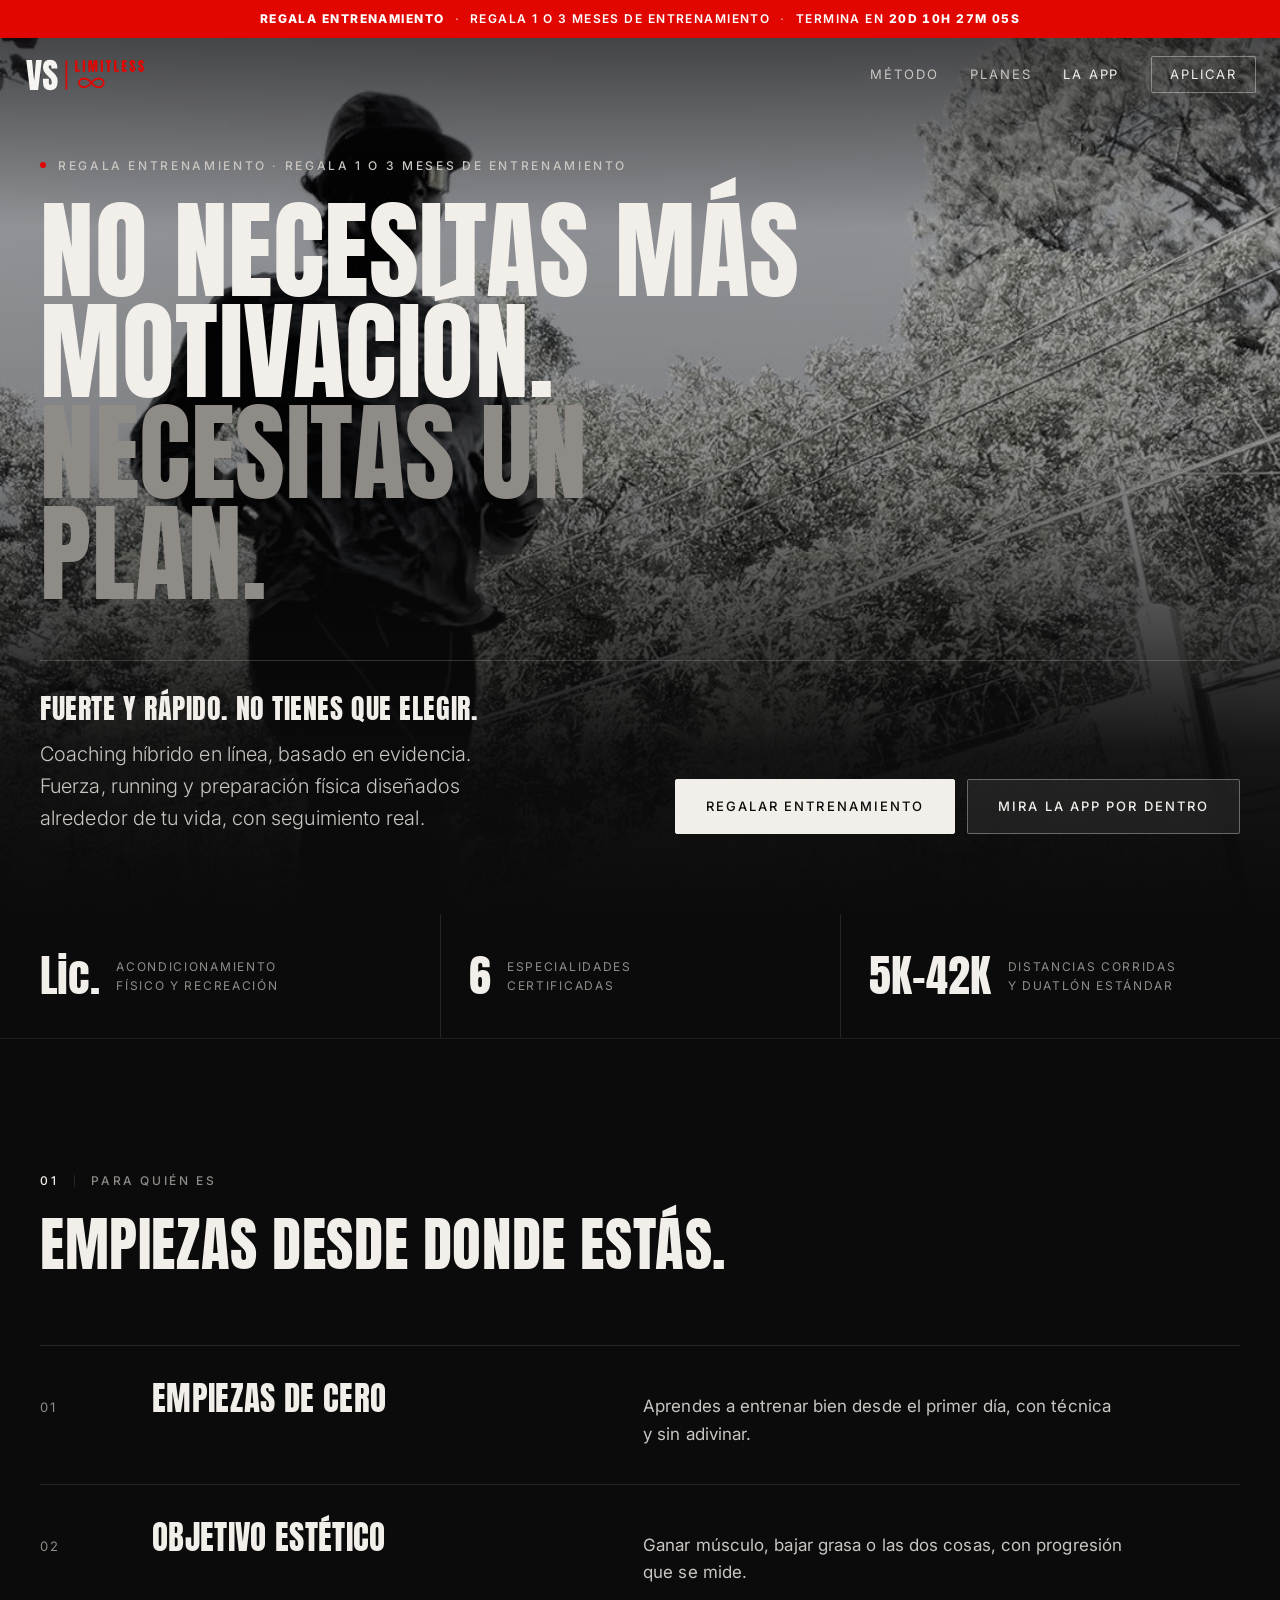
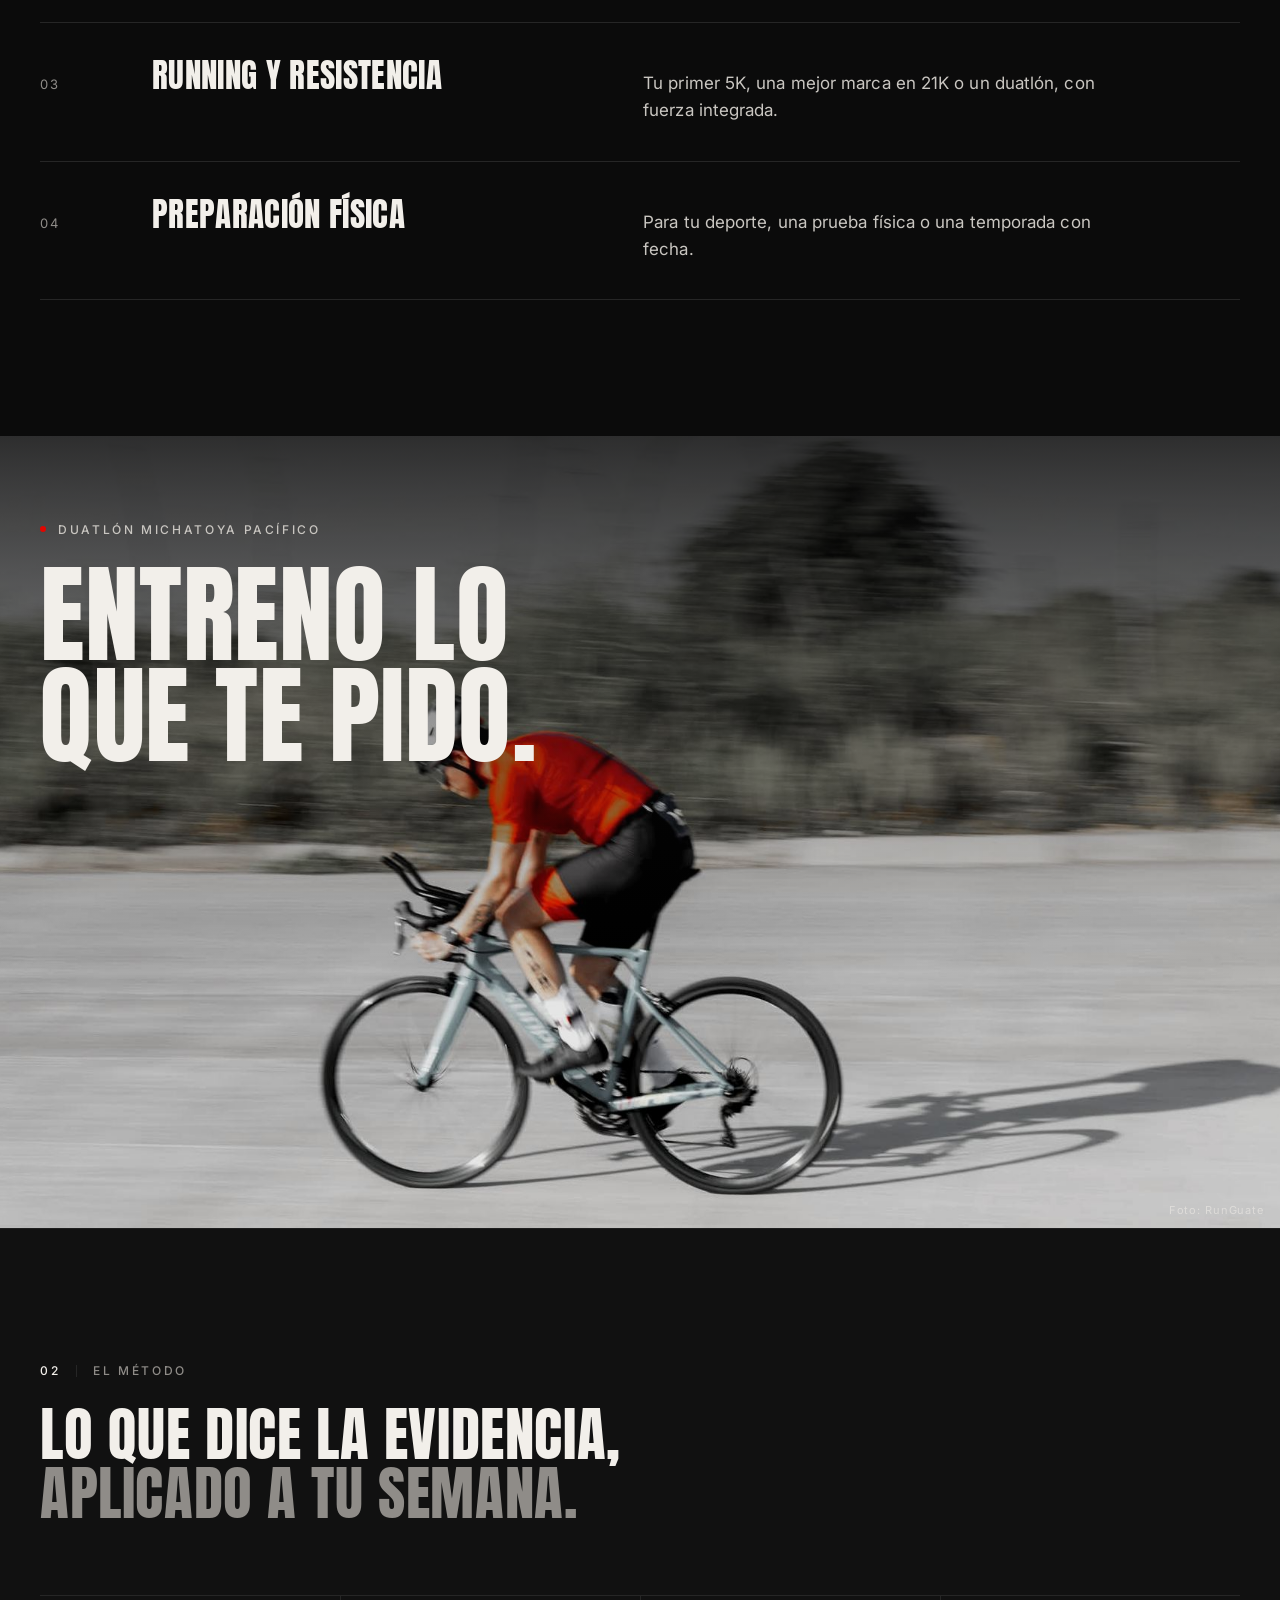
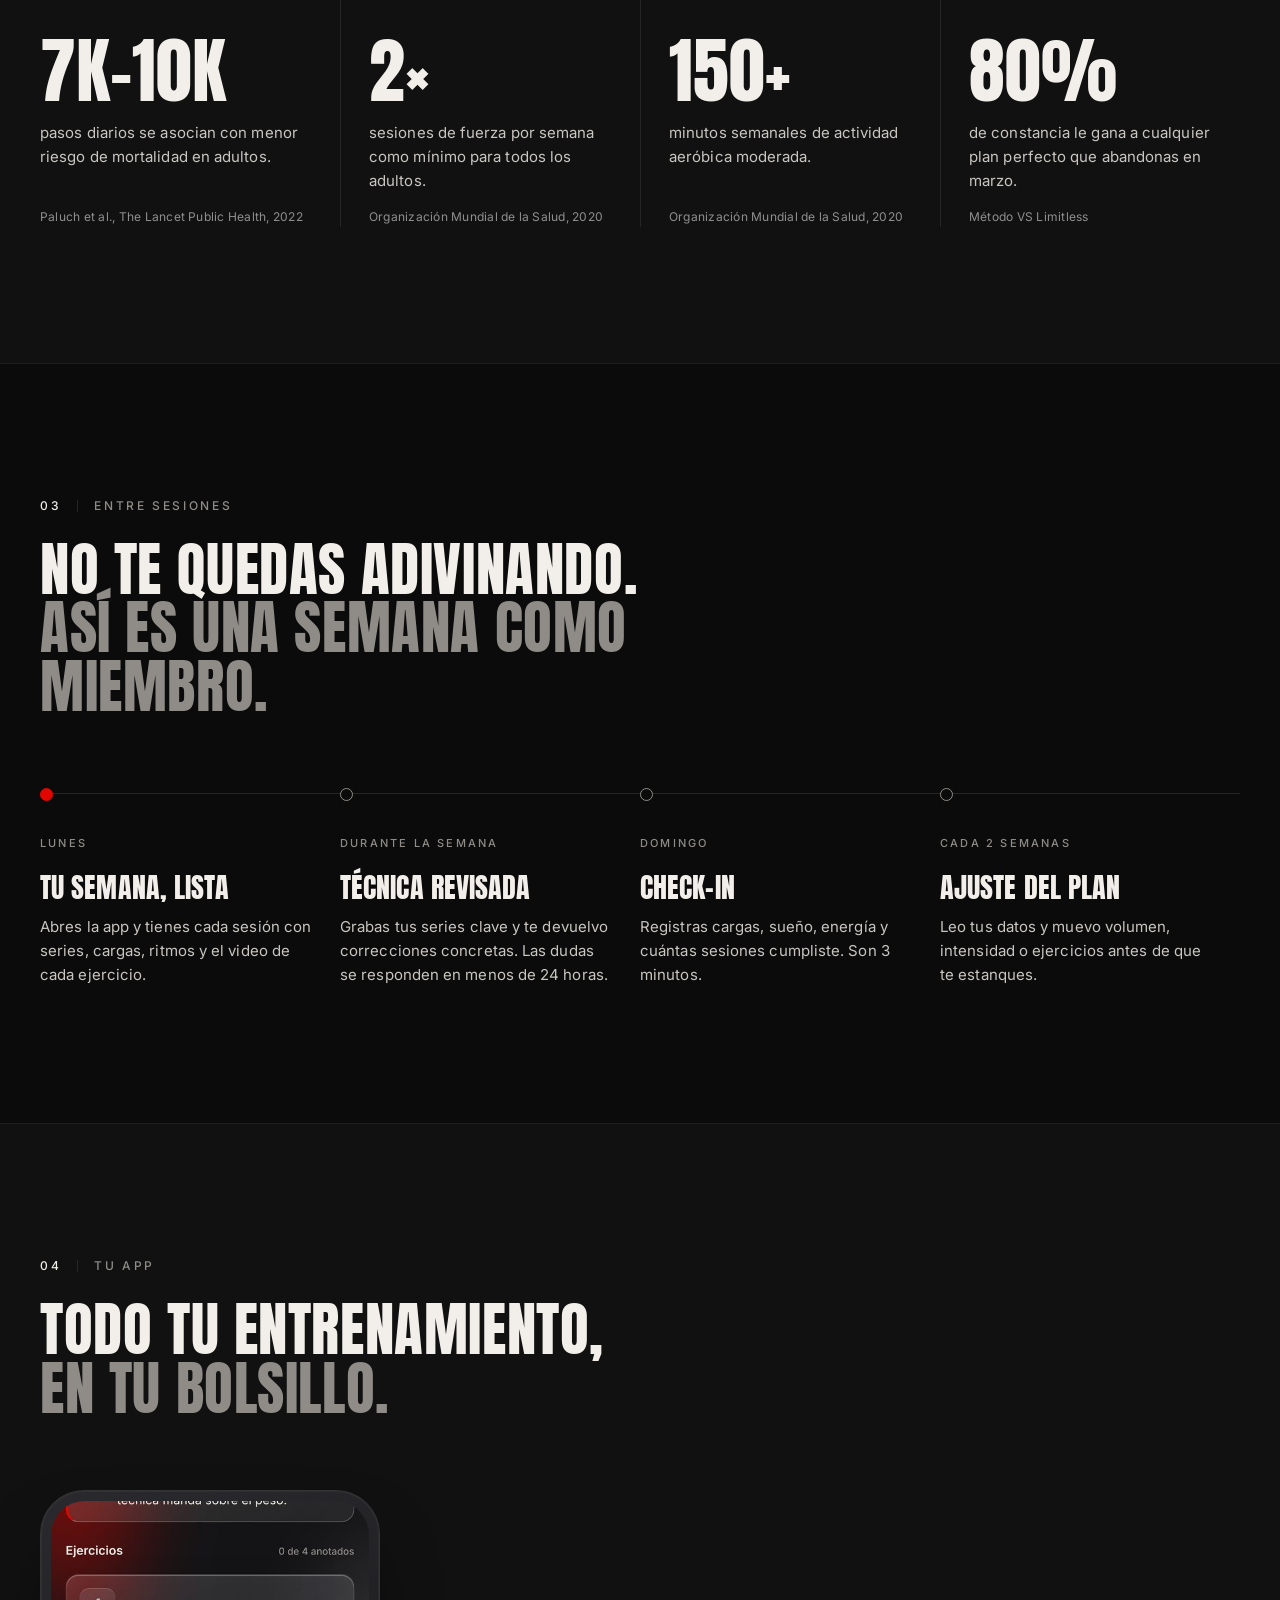
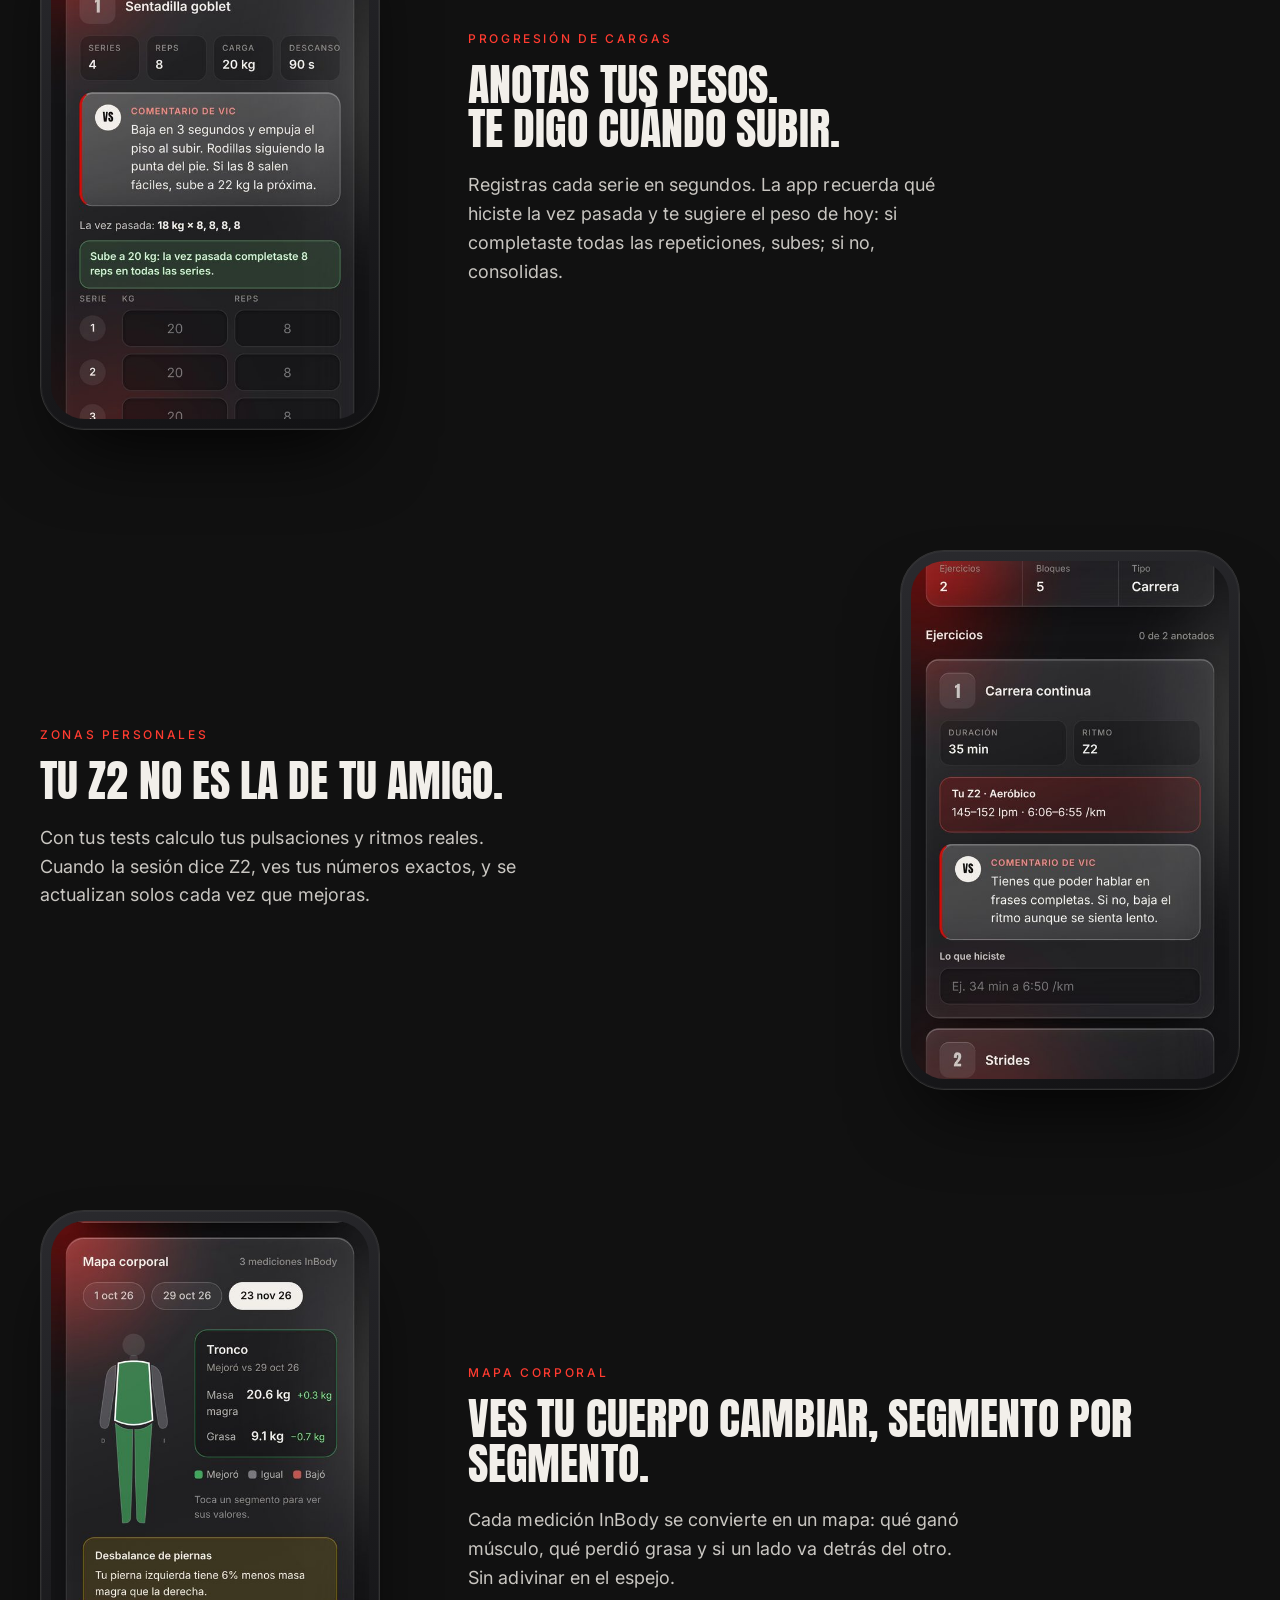
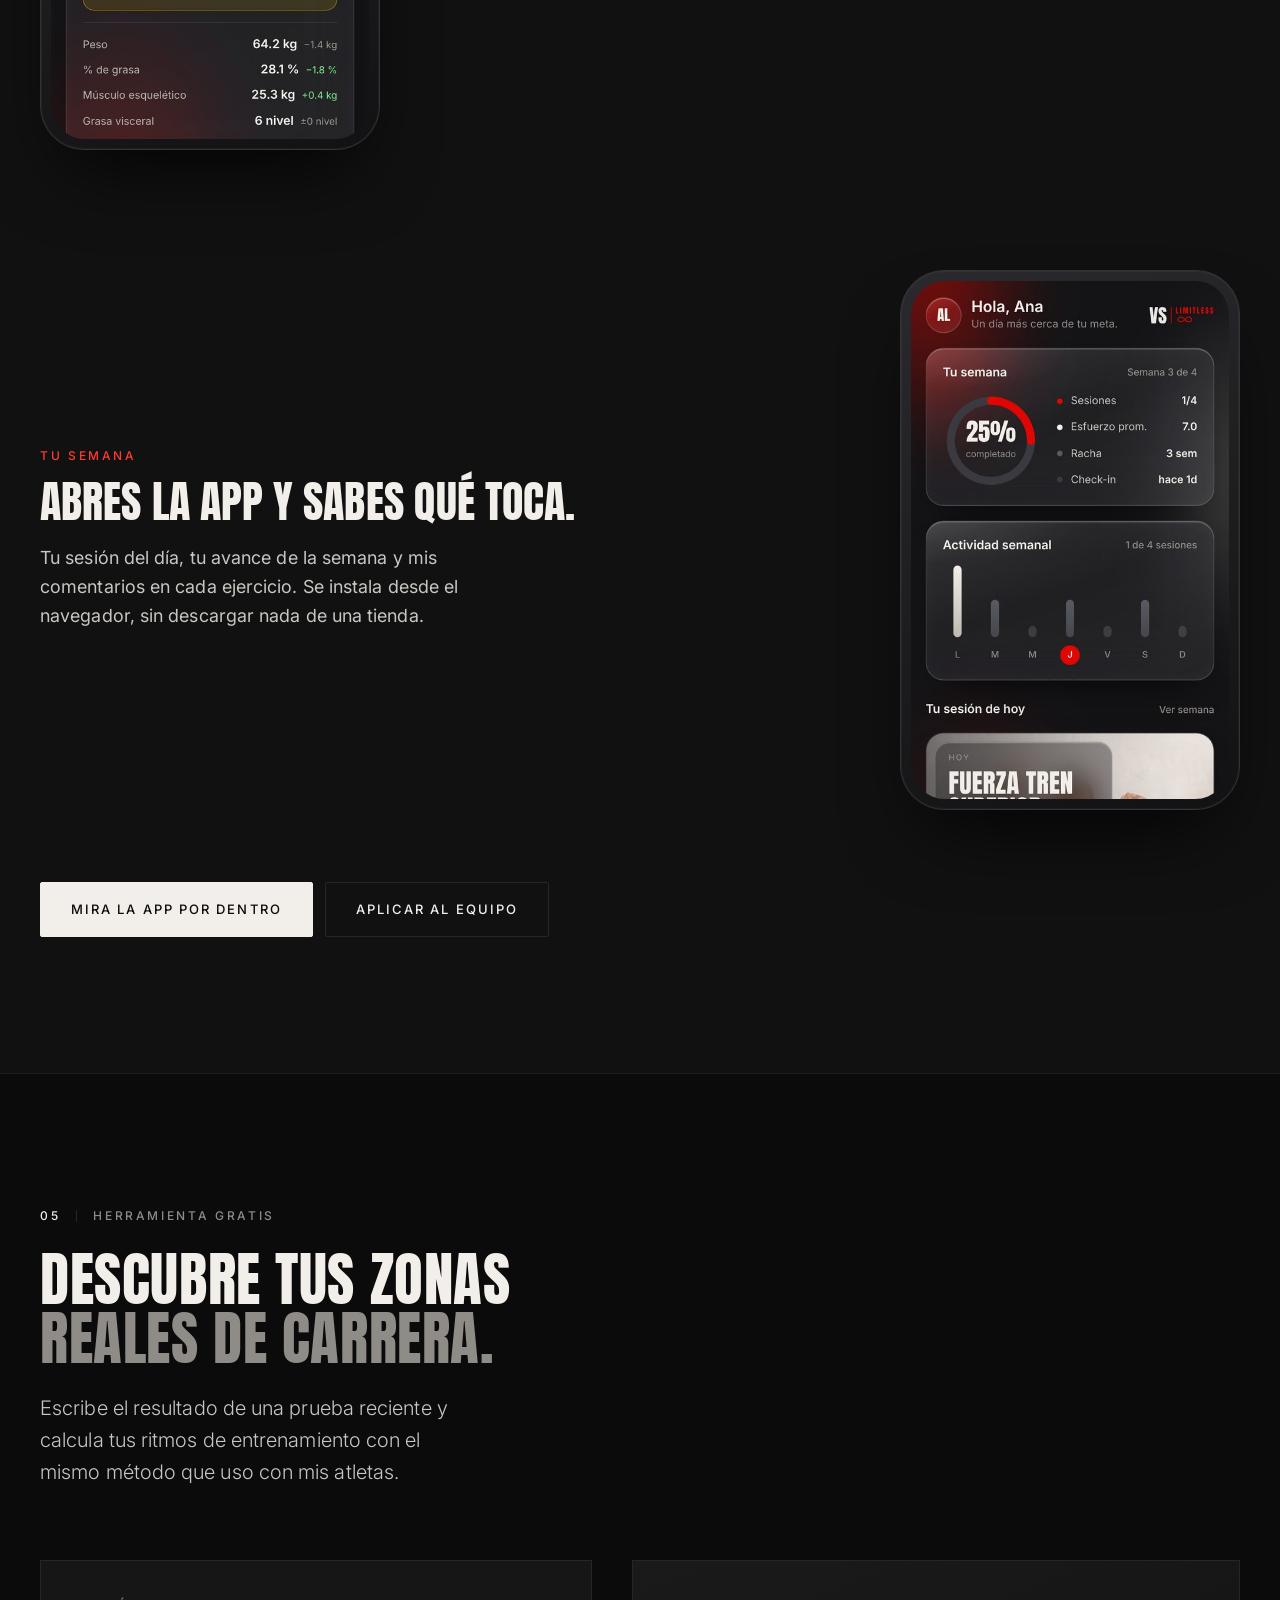
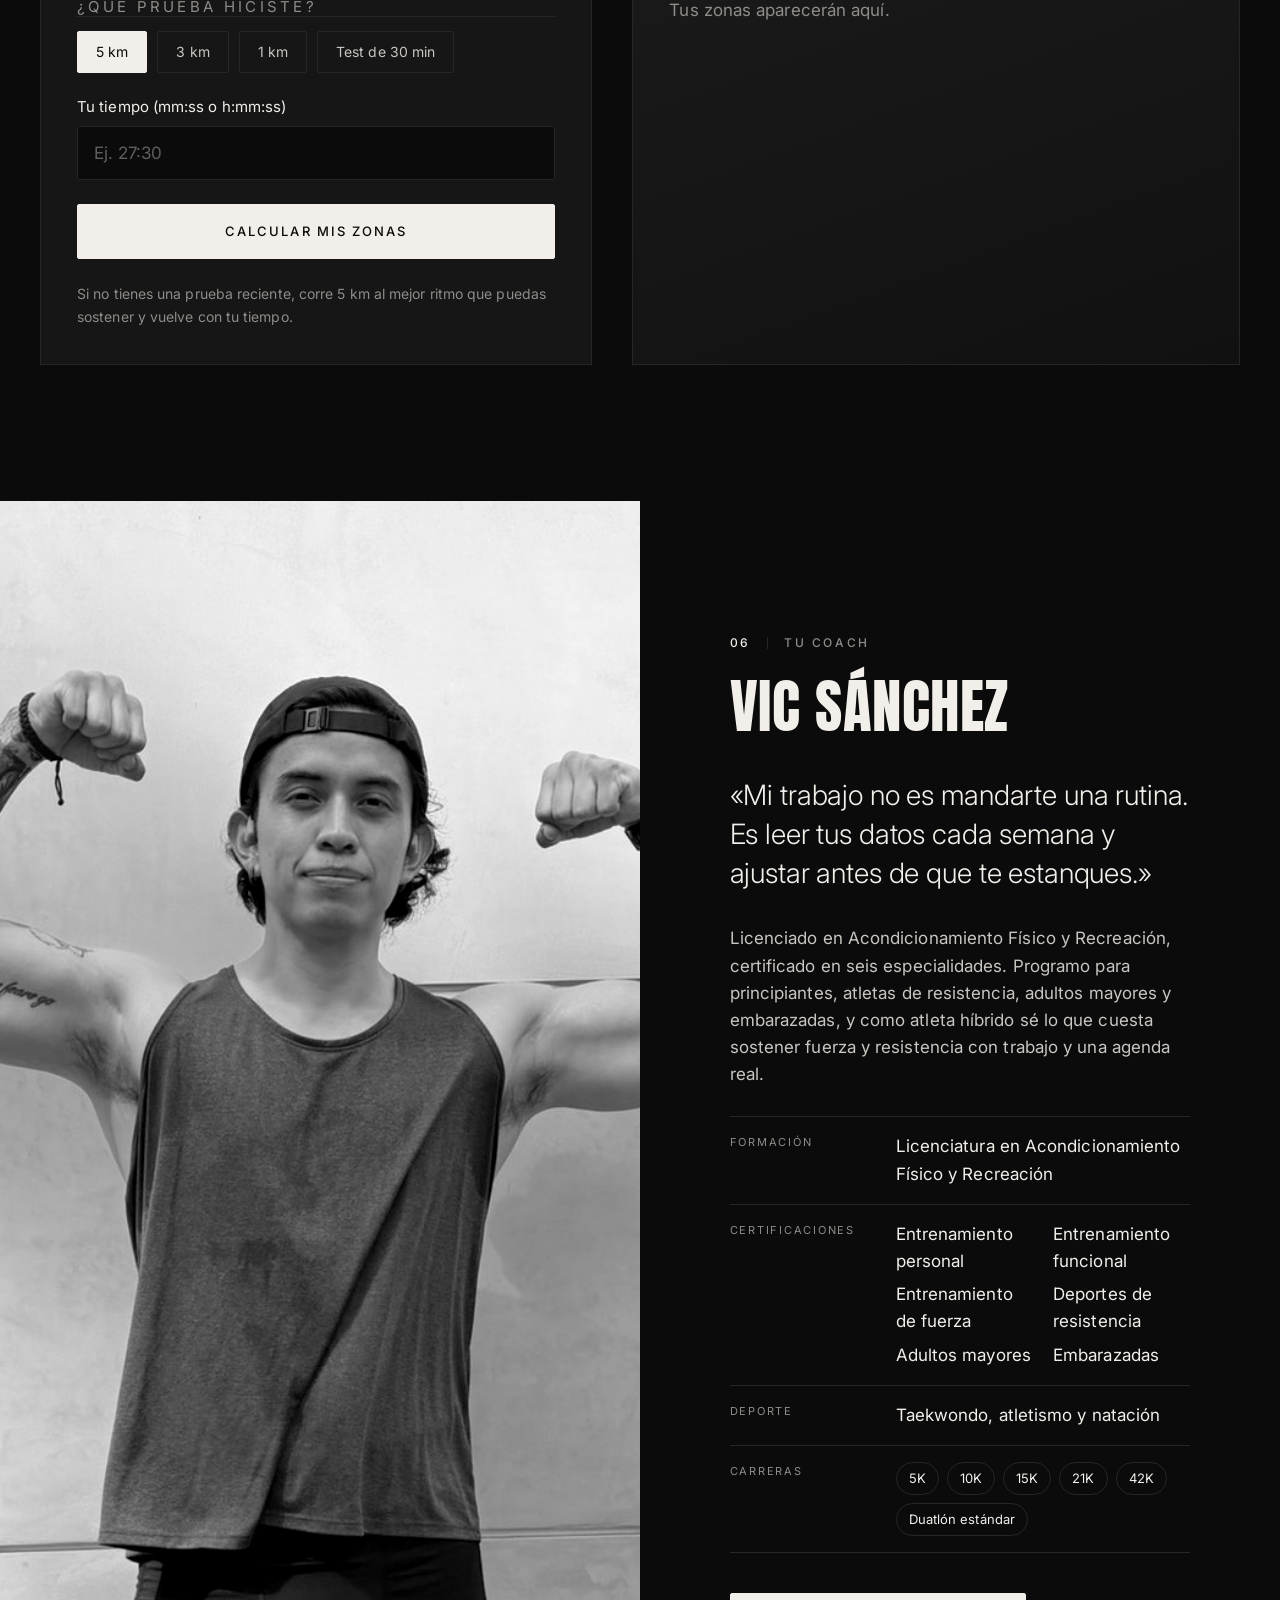
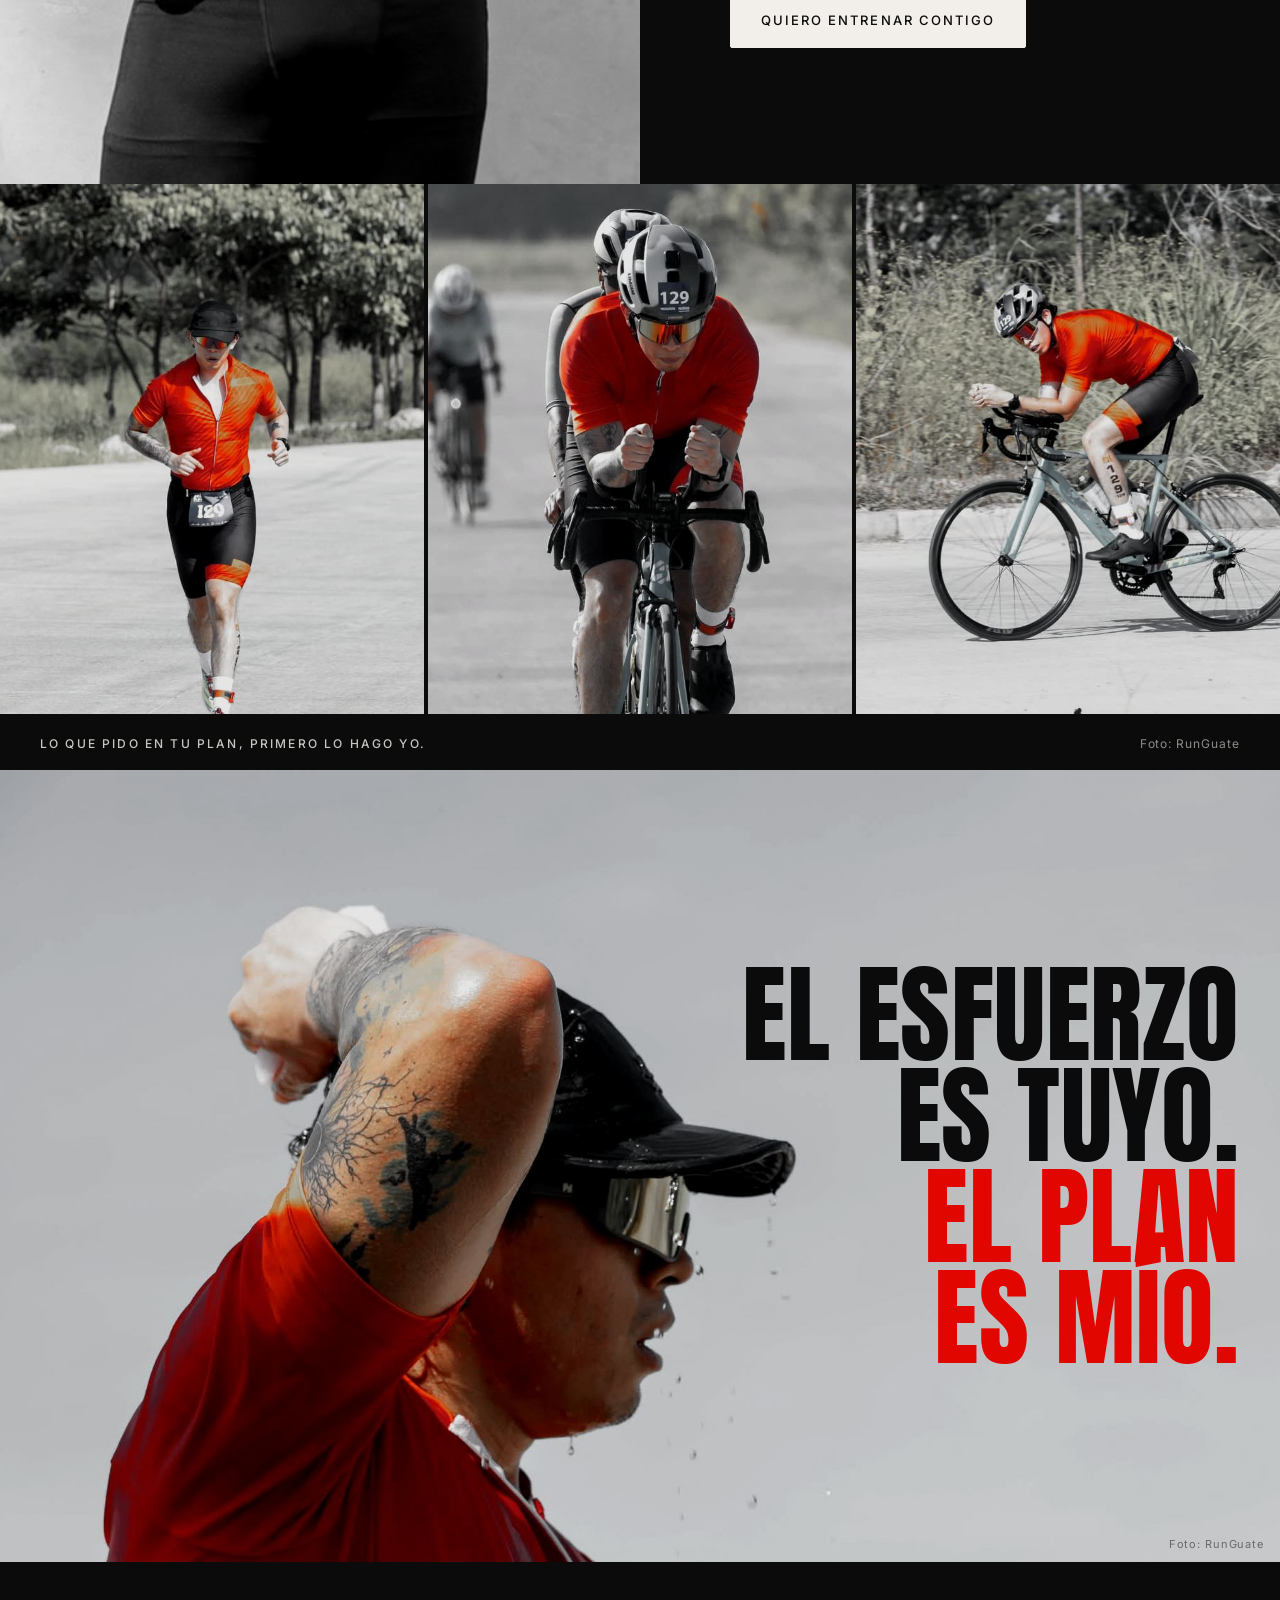
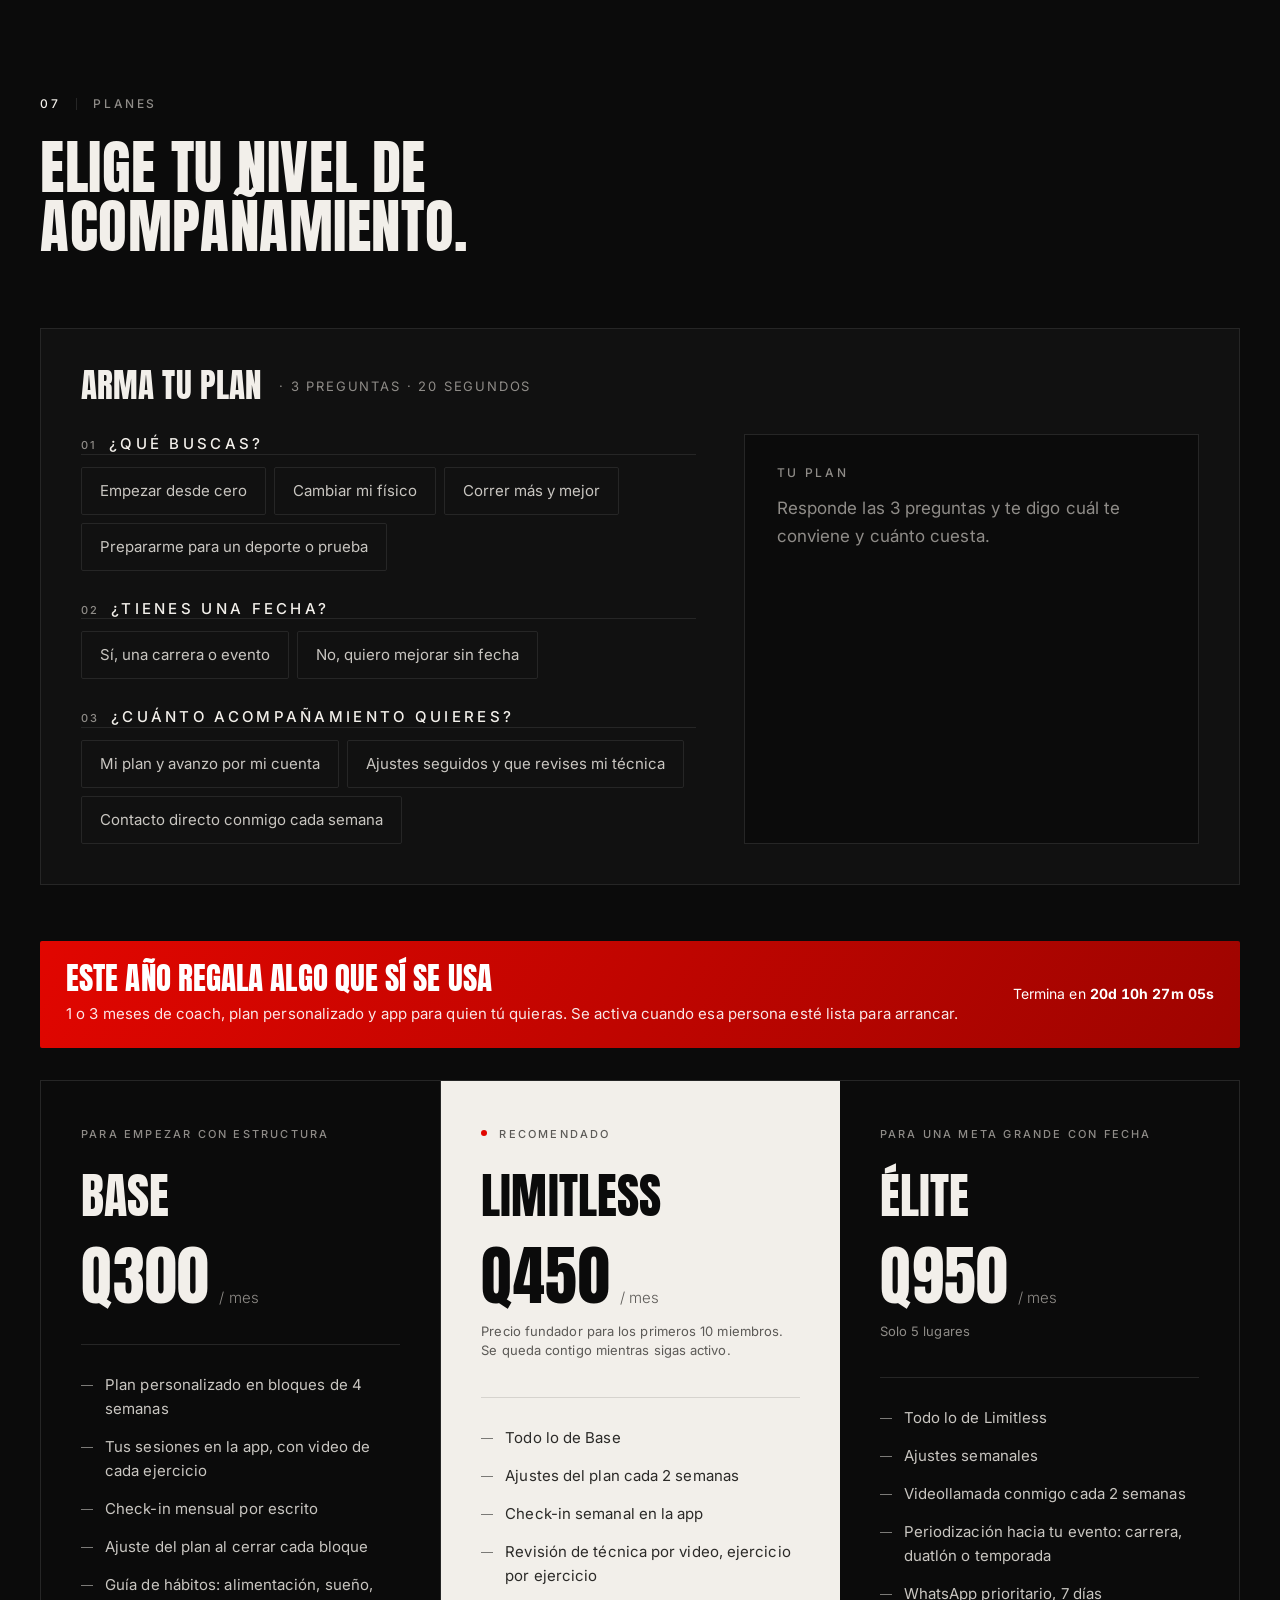
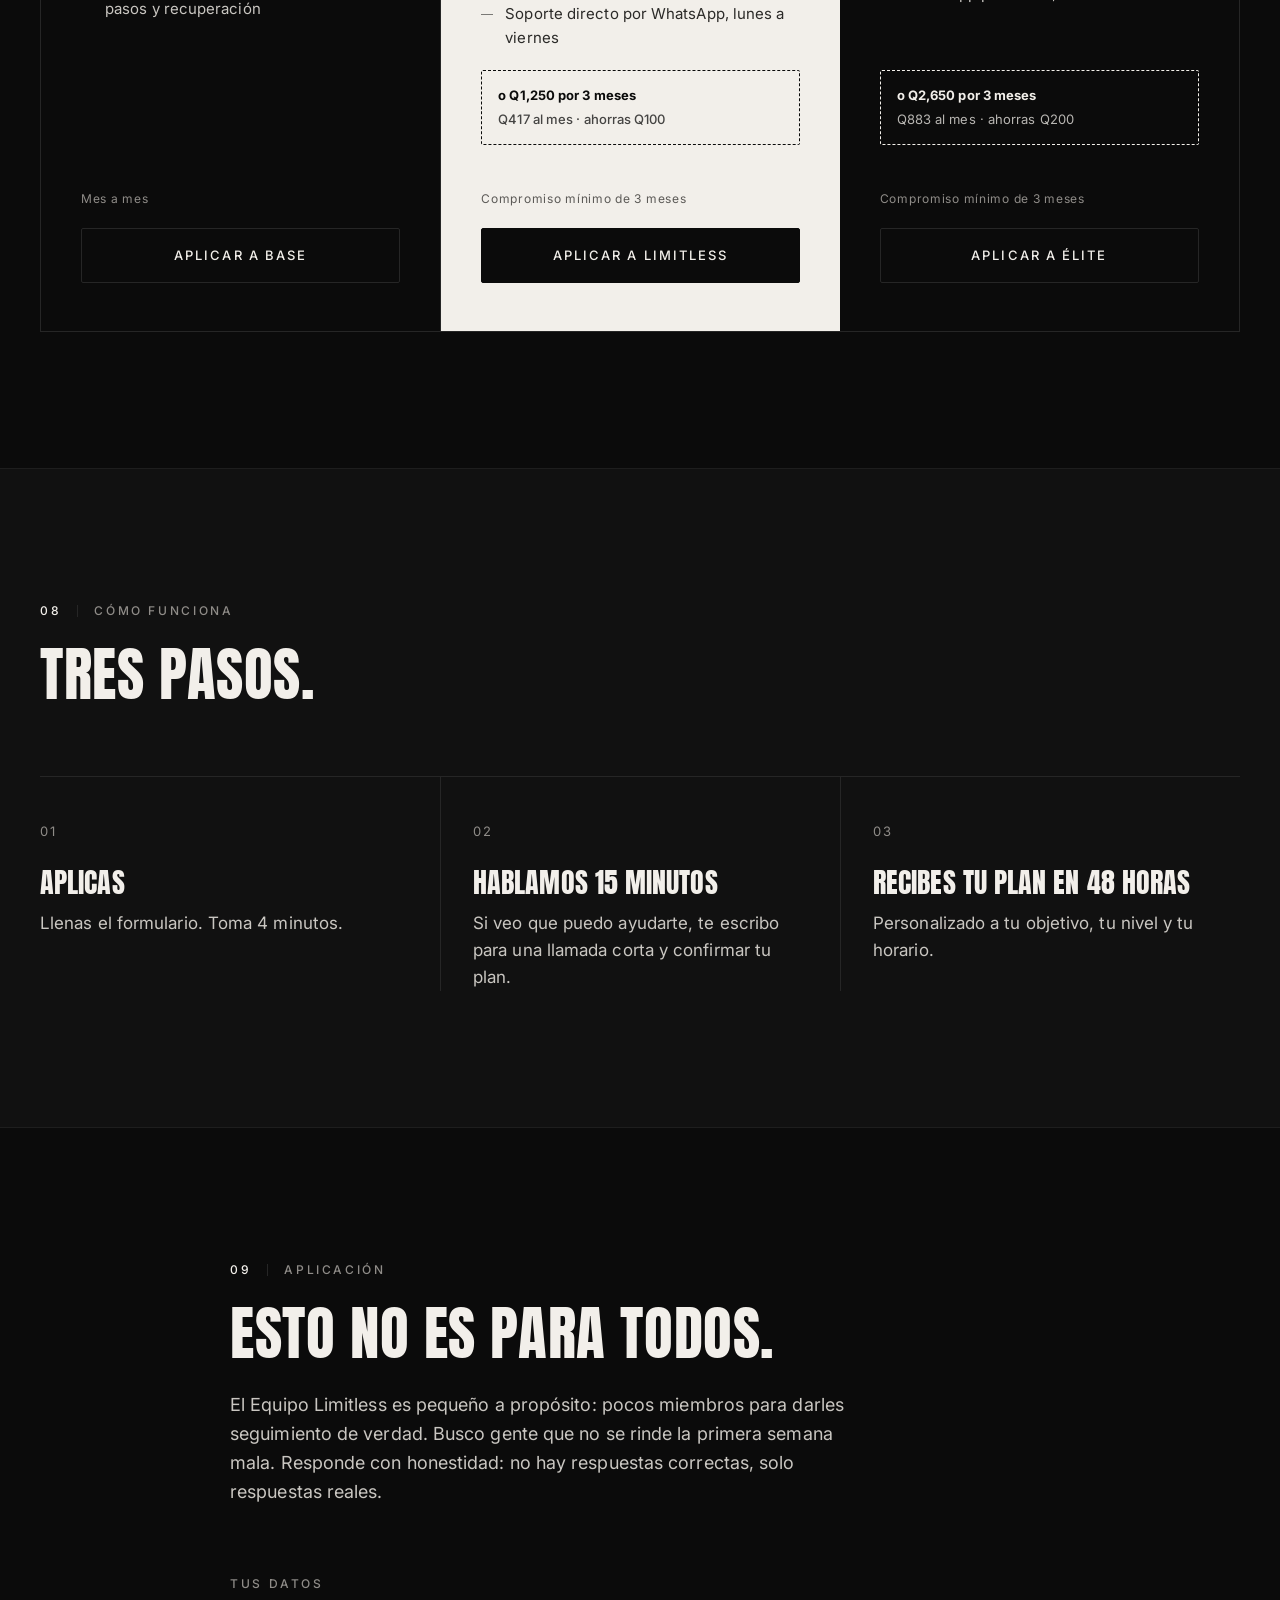
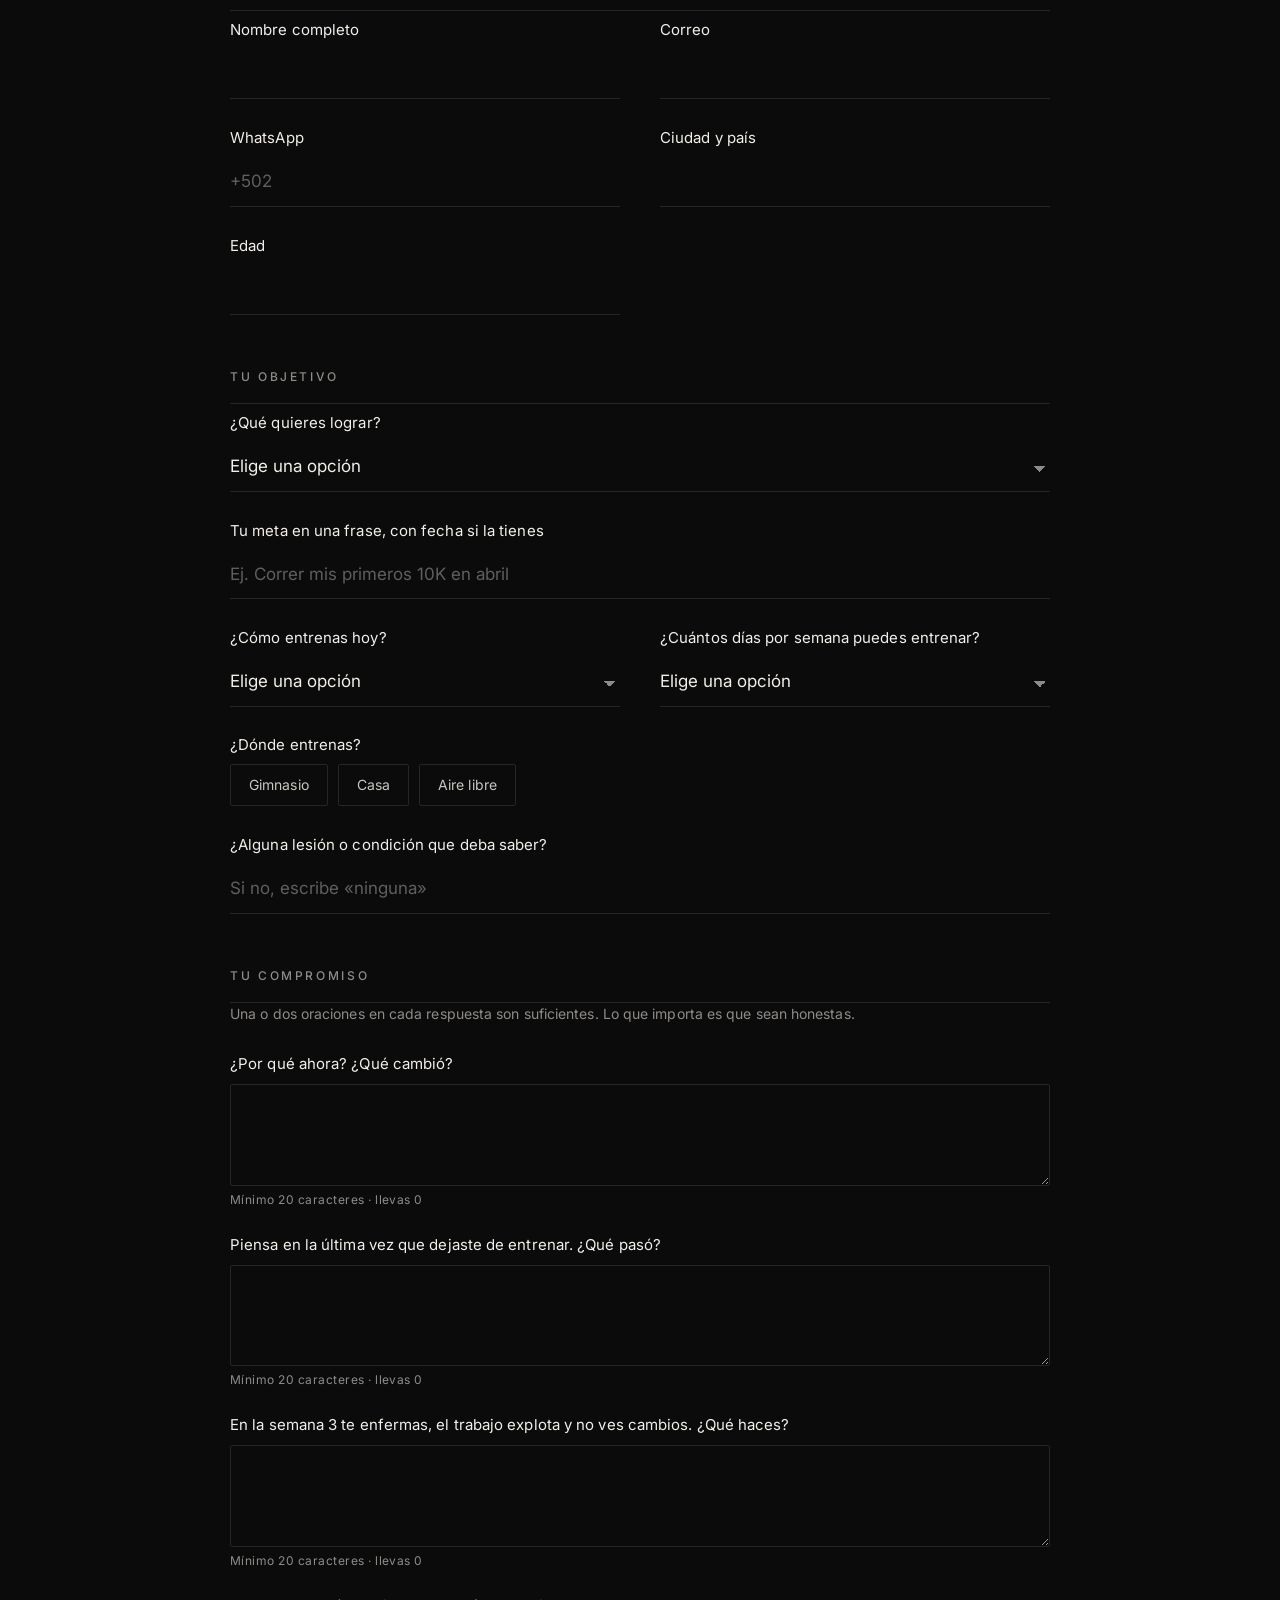
<file: index.html>
<!doctype html>
<html lang="es">
<head>
<meta charset="utf-8">
<meta name="viewport" content="width=device-width, initial-scale=1">
<title>VS Limitless · Entrenamiento híbrido basado en evidencia</title>
<meta name="description" content="Coaching en línea con Vic Sánchez: fuerza, running y preparación física basados en evidencia y ajustados a tu vida.">
<meta property="og:title" content="VS Limitless · Equipo Limitless">
<meta property="og:description" content="No necesitas más motivación. Necesitas un plan. Aplica al Equipo Limitless.">
<meta property="og:image" content="img/vic-corriendo-frente.jpg">
<meta name="theme-color" content="#0B0B0B">
<link rel="icon" href="img/vs-limitless-perfil.svg" type="image/svg+xml">
<link rel="preconnect" href="https://fonts.googleapis.com">
<link rel="preconnect" href="https://fonts.gstatic.com" crossorigin>
<link rel="stylesheet" href="https://fonts.googleapis.com/css2?family=Anton&family=Inter:wght@300;400;500;600&display=swap">
<link rel="stylesheet" href="styles.css">
</head>
<body>

<header class="top">
  <a href="#inicio" class="top-logo" aria-label="VS Limitless, inicio"><img src="img/vs-limitless-horizontal-claro.svg" alt="VS Limitless" width="214" height="64"></a>
  <nav class="top-nav" aria-label="Secciones">
    <a href="#metodo">Método</a>
    <a href="#planes">Planes</a>
    <a href="#la-app" class="top-app">La app</a><a href="#aplicar" class="top-cta">Aplicar</a>
  </nav>
</header>

<main id="inicio">

<section class="hero">
  <img class="hero-img" src="img/vic-corriendo-frente.jpg" alt="Vic corriendo por una calle arbolada" width="1080" height="1350">
  <div class="hero-shade"></div>
  <div class="hero-in wrap">
    <p class="kicker"><span class="punto"></span>Equipo Limitless · 10 lugares fundador</p>
    <h1 class="h-xl">No necesitas más motivación.<br><span class="tenue">Necesitas un plan.</span></h1>
    <div class="hero-pie">
      <div class="hero-txt"><p class="lema">Fuerte y rápido. No tienes que elegir.</p><p class="lead">Coaching híbrido en línea, basado en evidencia. Fuerza, running y preparación física diseñados alrededor de tu vida, con seguimiento real.</p></div>
      <div class="hero-ctas"><a href="#aplicar" class="btn">Aplicar al equipo</a><a href="/app/?demo" class="btn btn-vidrio">Mira la app por dentro</a></div>
    </div>
  </div>
</section>

<section class="marcas" aria-label="Formación y trayectoria de Vic">
  <div class="wrap marcas-in">
    <div class="marca"><span class="marca-n">Lic.</span><span class="marca-l">Acondicionamiento<br>Físico y Recreación</span></div>
    <div class="marca"><span class="marca-n">6</span><span class="marca-l">Especialidades<br>certificadas</span></div>
    <div class="marca"><span class="marca-n">5K–42K</span><span class="marca-l">Distancias corridas<br>y duatlón estándar</span></div>
  </div>
</section>

<section class="wrap seccion" id="para-quien">
  <header class="sec-head">
    <p class="eyebrow"><span>01</span>Para quién es</p>
    <h2 class="h-l">Empiezas desde donde estás.</h2>
  </header>
  <div class="lista">
    <article class="fila"><span class="fila-n">01</span><h3>Empiezas de cero</h3><p>Aprendes a entrenar bien desde el primer día, con técnica y sin adivinar.</p></article>
    <article class="fila"><span class="fila-n">02</span><h3>Objetivo estético</h3><p>Ganar músculo, bajar grasa o las dos cosas, con progresión que se mide.</p></article>
    <article class="fila"><span class="fila-n">03</span><h3>Running y resistencia</h3><p>Tu primer 5K, una mejor marca en 21K o un duatlón, con fuerza integrada.</p></article>
    <article class="fila"><span class="fila-n">04</span><h3>Preparación física</h3><p>Para tu deporte, una prueba física o una temporada con fecha.</p></article>
  </div>
</section>

<section class="banda banda-bici" aria-label="Vic compitiendo en duatlón">
  <img src="img/vic-bici-barrido.jpg" alt="Vic en posición aerodinámica sobre la bici durante un duatlón" width="2000" height="1055" loading="lazy">
  <div class="banda-txt wrap">
    <p class="kicker"><span class="punto"></span>Duatlón Michatoya Pacífico</p>
    <h2 class="h-xl">Entreno lo<br>que te pido.</h2>
  </div>
  <span class="banda-credito">Foto: RunGuate</span>
</section>

<section class="metodo" id="metodo">
  <div class="wrap seccion">
    <header class="sec-head">
      <p class="eyebrow"><span>02</span>El método</p>
      <h2 class="h-l">Lo que dice la evidencia,<br><span class="tenue">aplicado a tu semana.</span></h2>
    </header>
    <div class="datos">
      <div class="dato"><span class="dato-n">7K–10K</span><p>pasos diarios se asocian con menor riesgo de mortalidad en adultos.</p><small>Paluch et al., The Lancet Public Health, 2022</small></div>
      <div class="dato"><span class="dato-n">2×</span><p>sesiones de fuerza por semana como mínimo para todos los adultos.</p><small>Organización Mundial de la Salud, 2020</small></div>
      <div class="dato"><span class="dato-n">150+</span><p>minutos semanales de actividad aeróbica moderada.</p><small>Organización Mundial de la Salud, 2020</small></div>
      <div class="dato"><span class="dato-n">80%</span><p>de constancia le gana a cualquier plan perfecto que abandonas en marzo.</p><small>Método VS Limitless</small></div>
    </div>
  </div>
</section>

<section class="wrap seccion" id="entre-sesiones">
  <header class="sec-head">
    <p class="eyebrow"><span>03</span>Entre sesiones</p>
    <h2 class="h-l">No te quedas adivinando.<br><span class="tenue">Así es una semana como miembro.</span></h2>
  </header>
  <ol class="semana">
    <li><span class="dia">Lunes</span><h3>Tu semana, lista</h3><p>Abres la app y tienes cada sesión con series, cargas, ritmos y el video de cada ejercicio.</p></li>
    <li><span class="dia">Durante la semana</span><h3>Técnica revisada</h3><p>Grabas tus series clave y te devuelvo correcciones concretas. Las dudas se responden en menos de 24 horas.</p></li>
    <li><span class="dia">Domingo</span><h3>Check-in</h3><p>Registras cargas, sueño, energía y cuántas sesiones cumpliste. Son 3 minutos.</p></li>
    <li><span class="dia">Cada 2 semanas</span><h3>Ajuste del plan</h3><p>Leo tus datos y muevo volumen, intensidad o ejercicios antes de que te estanques.</p></li>
  </ol>
</section>

<section class="metodo" id="la-app">
  <div class="wrap seccion">
    <header class="sec-head">
      <p class="eyebrow"><span>04</span>Tu app</p>
      <h2 class="h-l">Todo tu entrenamiento,<br><span class="tenue">en tu bolsillo.</span></h2>
    </header>
    <div class="app-bloques">
      <article class="app-bloque">
        <figure class="tel"><img src="img/app-pantallas/cargas.jpg" alt="Pantalla de una sesión de fuerza con registro de peso por serie y sugerencia de carga" width="540" height="1169" loading="lazy"></figure>
        <div class="app-txt"><p class="app-tag">Progresión de cargas</p><h3>Anotas tus pesos.<br>Te digo cuándo subir.</h3>
          <p>Registras cada serie en segundos. La app recuerda qué hiciste la vez pasada y te sugiere el peso de hoy: si completaste todas las repeticiones, subes; si no, consolidas.</p></div>
      </article>
      <article class="app-bloque">
        <figure class="tel"><img src="img/app-pantallas/zonas.jpg" alt="Pantalla de un rodaje con la zona 2 personal en pulsaciones y ritmo" width="540" height="1169" loading="lazy"></figure>
        <div class="app-txt"><p class="app-tag">Zonas personales</p><h3>Tu Z2 no es la de tu amigo.</h3>
          <p>Con tus tests calculo tus pulsaciones y ritmos reales. Cuando la sesión dice Z2, ves tus números exactos, y se actualizan solos cada vez que mejoras.</p></div>
      </article>
      <article class="app-bloque">
        <figure class="tel"><img src="img/app-pantallas/mapa.jpg" alt="Mapa corporal con segmentos coloreados según la medición InBody" width="540" height="1169" loading="lazy"></figure>
        <div class="app-txt"><p class="app-tag">Mapa corporal</p><h3>Ves tu cuerpo cambiar, segmento por segmento.</h3>
          <p>Cada medición InBody se convierte en un mapa: qué ganó músculo, qué perdió grasa y si un lado va detrás del otro. Sin adivinar en el espejo.</p></div>
      </article>
      <article class="app-bloque">
        <figure class="tel"><img src="img/app-pantallas/hoy.jpg" alt="Pantalla de inicio con el avance de la semana y la sesión del día" width="540" height="1169" loading="lazy"></figure>
        <div class="app-txt"><p class="app-tag">Tu semana</p><h3>Abres la app y sabes qué toca.</h3>
          <p>Tu sesión del día, tu avance de la semana y mis comentarios en cada ejercicio. Se instala desde el navegador, sin descargar nada de una tienda.</p></div>
      </article>
    </div>
    <div class="cta-fila"><a href="/app/?demo" class="btn">Mira la app por dentro</a><a href="#aplicar" class="btn btn-linea">Aplicar al equipo</a></div>
  </div>
</section>

<section class="wrap seccion" id="zonas">
  <header class="sec-head">
    <p class="eyebrow"><span>05</span>Herramienta gratis</p>
    <h2 class="h-l">Descubre tus zonas<br><span class="tenue">reales de carrera.</span></h2>
    <p class="lead" style="margin-top:24px">Escribe el resultado de una prueba reciente y calcula tus ritmos de entrenamiento con el mismo método que uso con mis atletas.</p>
  </header>
  <div class="calc">
    <form class="calc-form" id="f-calc" novalidate>
      <fieldset class="calc-tests"><legend>¿Qué prueba hiciste?</legend>
        <label class="chip"><input type="radio" name="prueba" value="5000" checked><span>5 km</span></label>
        <label class="chip"><input type="radio" name="prueba" value="3000"><span>3 km</span></label>
        <label class="chip"><input type="radio" name="prueba" value="1000"><span>1 km</span></label>
        <label class="chip"><input type="radio" name="prueba" value="30min"><span>Test de 30 min</span></label>
      </fieldset>
      <div class="calc-campos" id="calc-campos"></div>
      <button class="btn" type="submit">Calcular mis zonas</button>
      <p class="calc-ayuda">Si no tienes una prueba reciente, corre 5 km al mejor ritmo que puedas sostener y vuelve con tu tiempo.</p>
    </form>
    <div class="calc-res" id="calc-res" aria-live="polite">
      <p class="calc-vacio">Tus zonas aparecerán aquí.</p>
    </div>
  </div>
</section>

<section class="sobre" id="sobre-vic">
  <div class="sobre-img"><img src="img/vic-coach.jpg" alt="Vic Sánchez haciendo doble bíceps" width="857" height="1000" loading="lazy"></div>
  <div class="sobre-txt">
    <p class="eyebrow"><span>06</span>Tu coach</p>
    <h2 class="h-l">Vic Sánchez</h2>
    <p class="cita">«Mi trabajo no es mandarte una rutina. Es leer tus datos cada semana y ajustar antes de que te estanques.»</p>
    <p>Licenciado en Acondicionamiento Físico y Recreación, certificado en seis especialidades. Programo para principiantes, atletas de resistencia, adultos mayores y embarazadas, y como atleta híbrido sé lo que cuesta sostener fuerza y resistencia con trabajo y una agenda real.</p>
    <dl class="cv">
      <div><dt>Formación</dt><dd>Licenciatura en Acondicionamiento Físico y Recreación</dd></div>
      <div><dt>Certificaciones</dt><dd><ul>
        <li>Entrenamiento personal</li><li>Entrenamiento funcional</li><li>Entrenamiento de fuerza</li>
        <li>Deportes de resistencia</li><li>Adultos mayores</li><li>Embarazadas</li></ul></dd></div>
      <div><dt>Deporte</dt><dd>Taekwondo, atletismo y natación</dd></div>
      <div><dt>Carreras</dt><dd><ul class="cv-chips"><li>5K</li><li>10K</li><li>15K</li><li>21K</li><li>42K</li><li>Duatlón estándar</li></ul></dd></div>
    </dl>
    <div class="cta-fila cta-sobre"><a href="#aplicar" class="btn">Quiero entrenar contigo</a></div>
  </div>
</section>

<section class="mosaico" aria-label="Vic en competencia">
  <figure><img src="img/vic-carrera.jpg" alt="Vic corriendo el segmento de carrera" width="704" height="880" loading="lazy"></figure>
  <figure><img src="img/vic-aero.jpg" alt="Vic de frente en posición aerodinámica" width="720" height="840" loading="lazy"></figure>
  <figure><img src="img/vic-aero-lado.jpg" alt="Vic de perfil en la bici" width="700" height="815" loading="lazy"></figure>
  <p class="mosaico-pie">Lo que pido en tu plan, primero lo hago yo. <span>Foto: RunGuate</span></p>
</section>

<section class="banda banda-agua" aria-label="El esfuerzo y el plan">
  <img src="img/vic-agua.jpg" alt="Vic echándose agua en la cabeza a mitad de carrera" width="2000" height="1113" loading="lazy">
  <div class="banda-txt wrap">
    <h2 class="h-xl">El esfuerzo<br>es tuyo.<br><span>El plan<br>es mío.</span></h2>
  </div>
  <span class="banda-credito">Foto: RunGuate</span>
</section>

<section class="wrap seccion" id="planes">
  <header class="sec-head">
    <p class="eyebrow"><span>07</span>Planes</p>
    <h2 class="h-l">Elige tu nivel de acompañamiento.</h2>
  </header>
  <div class="arma" aria-label="Arma tu plan">
    <p class="arma-t">Arma tu plan <span>· 3 preguntas · 20 segundos</span></p>
    <div id="arma-plan" class="arma-in"></div>
  </div>
  <div class="planes">

    <article class="plan">
      <p class="plan-tag">Para empezar con estructura</p>
      <h3>Base</h3>
      <div class="precio">Q300<span>/ mes</span></div>
      <ul>
        <li>Plan personalizado en bloques de 4 semanas</li>
        <li>Tus sesiones en la app, con video de cada ejercicio</li>
        <li>Check-in mensual por escrito</li>
        <li>Ajuste del plan al cerrar cada bloque</li>
        <li>Guía de hábitos: alimentación, sueño, pasos y recuperación</li>
      </ul>
      <p class="plan-nota">Mes a mes</p>
      <a href="#aplicar" class="btn btn-linea" data-plan="Base">Aplicar a Base</a>
    </article>

    <article class="plan plan-dest">
      <p class="plan-tag"><span class="punto"></span>Recomendado</p>
      <h3>Limitless</h3>
      <div class="precio">Q450<span>/ mes</span></div>
      <p class="precio-nota">Precio fundador para los primeros 10 miembros. Se queda contigo mientras sigas activo.</p>
      <ul>
        <li>Todo lo de Base</li>
        <li>Ajustes del plan cada 2 semanas</li>
        <li>Check-in semanal en la app</li>
        <li>Revisión de técnica por video, ejercicio por ejercicio</li>
        <li>Soporte directo por WhatsApp, lunes a viernes</li>
      </ul>
      <p class="trimestral"><b>o Q1,250 por 3 meses</b><span>Q417 al mes · ahorras Q100</span></p>
      <p class="plan-nota">Compromiso mínimo de 3 meses</p>
      <a href="#aplicar" class="btn btn-osc" data-plan="Limitless">Aplicar a Limitless</a>
    </article>

    <article class="plan">
      <p class="plan-tag">Para una meta grande con fecha</p>
      <h3>Élite</h3>
      <div class="precio">Q950<span>/ mes</span></div>
      <p class="precio-nota">Solo 5 lugares</p>
      <ul>
        <li>Todo lo de Limitless</li>
        <li>Ajustes semanales</li>
        <li>Videollamada conmigo cada 2 semanas</li>
        <li>Periodización hacia tu evento: carrera, duatlón o temporada</li>
        <li>WhatsApp prioritario, 7 días</li>
      </ul>
      <p class="trimestral"><b>o Q2,650 por 3 meses</b><span>Q883 al mes · ahorras Q200</span></p>
      <p class="plan-nota">Compromiso mínimo de 3 meses</p>
      <a href="#aplicar" class="btn btn-linea" data-plan="Élite">Aplicar a Élite</a>
    </article>

  </div>
</section>

<section class="metodo" id="como">
  <div class="wrap seccion">
    <header class="sec-head">
      <p class="eyebrow"><span>08</span>Cómo funciona</p>
      <h2 class="h-l">Tres pasos.</h2>
    </header>
    <ol class="pasos">
      <li><span class="fila-n">01</span><h3>Aplicas</h3><p>Llenas el formulario. Toma 4 minutos.</p></li>
      <li><span class="fila-n">02</span><h3>Hablamos 15 minutos</h3><p>Si veo que puedo ayudarte, te escribo para una llamada corta y confirmar tu plan.</p></li>
      <li><span class="fila-n">03</span><h3>Recibes tu plan en 48 horas</h3><p>Personalizado a tu objetivo, tu nivel y tu horario.</p></li>
    </ol>
  </div>
</section>

<section class="wrap seccion form-wrap" id="aplicar">
  <header class="sec-head">
    <p class="eyebrow"><span>09</span>Aplicación</p>
    <h2 class="h-l">Esto no es para todos.</h2>
    <p class="form-intro">El Equipo Limitless es pequeño a propósito: pocos miembros para darles seguimiento de verdad. Busco gente que no se rinde la primera semana mala. Responde con honestidad: no hay respuestas correctas, solo respuestas reales.</p>
  </header>

  <form id="form" novalidate>
    <fieldset>
      <legend>Tus datos</legend>
      <div class="grid2">
        <label>Nombre completo<input name="nombre" required autocomplete="name"></label>
        <label>Correo<input name="correo" type="email" required autocomplete="email"></label>
        <label>WhatsApp<input name="whatsapp" type="tel" required autocomplete="tel" placeholder="+502"></label>
        <label>Ciudad y país<input name="ciudad" required></label>
        <label>Edad<input name="edad" type="number" min="16" max="90" required></label>
      </div>
    </fieldset>

    <fieldset>
      <legend>Tu objetivo</legend>
      <label>¿Qué quieres lograr?
        <select name="objetivo" required>
          <option value="">Elige una opción</option>
          <option>Empezar a entrenar desde cero</option>
          <option>Objetivo estético: músculo o grasa</option>
          <option>Running o resistencia</option>
          <option>Preparación física para un deporte o prueba</option>
          <option>Otro</option>
        </select>
      </label>
      <label>Tu meta en una frase, con fecha si la tienes<input name="meta" required placeholder="Ej. Correr mis primeros 10K en abril"></label>
      <div class="grid2">
        <label>¿Cómo entrenas hoy?
          <select name="nivel" required>
            <option value="">Elige una opción</option>
            <option>No entreno</option>
            <option>Entreno a veces, sin plan</option>
            <option>Entreno constante, sin plan</option>
            <option>Entreno con plan desde hace más de un año</option>
          </select>
        </label>
        <label>¿Cuántos días por semana puedes entrenar?
          <select name="dias" required>
            <option value="">Elige una opción</option>
            <option>2</option><option>3</option><option>4</option><option>5</option><option>6</option>
          </select>
        </label>
      </div>
      <div class="chips" role="group" aria-label="Dónde entrenas">
        <span class="chips-l">¿Dónde entrenas?</span>
        <label class="chip"><input type="checkbox" name="lugar" value="Gimnasio"><span>Gimnasio</span></label>
        <label class="chip"><input type="checkbox" name="lugar" value="Casa"><span>Casa</span></label>
        <label class="chip"><input type="checkbox" name="lugar" value="Aire libre"><span>Aire libre</span></label>
      </div>
      <label>¿Alguna lesión o condición que deba saber?<input name="lesiones" placeholder="Si no, escribe «ninguna»" required></label>
    </fieldset>

    <fieldset>
      <legend>Tu compromiso</legend>
      <p class="ayuda">Una o dos oraciones en cada respuesta son suficientes. Lo que importa es que sean honestas.</p>
      <label>¿Por qué ahora? ¿Qué cambió?<textarea name="por_que_ahora" rows="3" required minlength="20"></textarea></label>
      <label>Piensa en la última vez que dejaste de entrenar. ¿Qué pasó?<textarea name="ultima_vez" rows="3" required minlength="20"></textarea></label>
      <label>En la semana 3 te enfermas, el trabajo explota y no ves cambios. ¿Qué haces?<textarea name="semana_mala" rows="3" required minlength="20"></textarea></label>
      <label class="rango">Del 1 al 10, ¿qué tan dispuesto estás a seguir 12 semanas aunque haya semanas malas?
        <span class="rango-fila"><input type="range" name="compromiso" min="1" max="10" value="7" id="rango"><output for="rango" id="rango-v">7</output></span>
      </label>
    </fieldset>

    <fieldset>
      <legend>Tu plan</legend>
      <div class="chips" role="radiogroup" aria-label="Plan de interés">
        <label class="chip"><input type="radio" name="plan" value="Base" required><span>Base · Q300</span></label>
        <label class="chip"><input type="radio" name="plan" value="Limitless" checked><span>Limitless · Q450</span></label>
        <label class="chip"><input type="radio" name="plan" value="Élite"><span>Élite · Q950</span></label>
        <label class="chip"><input type="radio" name="plan" value="No sé"><span>Aún no sé</span></label>
      </div>
      <label class="check"><input type="checkbox" name="acepta" required><span>Entiendo que Limitless y Élite tienen un compromiso mínimo de 3 meses, y que mis respuestas solo las lee Vic para evaluar mi aplicación.</span></label>
    </fieldset>

    <button class="btn btn-full" type="submit" id="enviar">Enviar mi aplicación</button>
    <p class="form-msg" id="msg" role="status" aria-live="polite"></p>
  </form>

  <div class="gracias" id="gracias" hidden>
    <p class="eyebrow"><span class="punto"></span>Recibido</p>
    <h3 class="h-l">Gracias.</h3>
    <p>Reviso cada aplicación personalmente. Si veo que puedo ayudarte, te escribo en menos de 48 horas para agendar 15 minutos.</p>
  </div>
</section>

<section class="metodo" id="preguntas">
  <div class="wrap seccion faq">
    <header class="sec-head">
      <p class="eyebrow"><span>10</span>Preguntas</p>
      <h2 class="h-l">Antes de aplicar.</h2>
    </header>
    <div>
      <details><summary>¿Necesito gimnasio?</summary><p>No. Diseño el plan con lo que tengas: gimnasio, mancuernas en casa o solo tu peso corporal y la calle.</p></details>
      <details><summary>¿Incluye plan de alimentación?</summary><p>Incluye guía de hábitos y recomendaciones generales de alimentación para tu objetivo. Si tienes una condición médica o necesitas un plan clínico, te recomiendo trabajarlo junto a un nutricionista.</p></details>
      <details><summary>¿Cómo pago?</summary><p>Una vez confirmado tu plan en la llamada, te comparto los métodos de pago. Puedes pagar mes a mes o por 3 meses con ahorro en Limitless y Élite. El primer pago se hace antes de recibir tu plan.</p></details>
      <details><summary>¿Y si no veo resultados?</summary><p>Por eso el seguimiento: si algo no avanza en dos semanas, lo vemos en tus datos y lo cambiamos. Los resultados dependen de tu constancia; el plan se adapta para que esa constancia sea posible.</p></details>
      <details><summary>¿Tengo que descargar una app?</summary><p>No. La app se abre desde el navegador de tu celular y la agregas a tu pantalla de inicio en dos toques. Funciona en iPhone y Android, sin tienda de aplicaciones. <a href="/app/?demo">Puedes verla por dentro aquí.</a></p></details>
      <details><summary>¿Qué pasa si me atraso con un pago?</summary><p>La app te avisa unos días antes de tu fecha. Si se vence, tienes unos días de gracia para ponerte al día sin perder nada. Si pasa ese plazo, tu plan se pausa hasta que se registre el pago, y todo tu historial queda guardado.</p></details>
      <details><summary>¿Puedo pausar si me lesiono o viajo?</summary><p>Sí. Pausamos tu plan y, cuando vuelves, retomamos desde donde lo dejaste, ajustando las cargas a cómo regresas. Si es una lesión, primero la revisamos y adapto el plan para que sigas avanzando en lo que sí puedes hacer.</p></details>
      <details><summary>¿Puedo cambiar de plan?</summary><p>Sí. Puedes subir de plan cuando quieras. Para bajar, lo hacemos al terminar el compromiso mínimo.</p></details>
    </div>
  </div>
</section>

</main>

<footer class="pie">
  <div class="wrap pie-in">
    <img src="img/vs-limitless-horizontal-claro.svg" alt="VS Limitless" width="214" height="64">
    <a href="https://instagram.com/vs_limitless" target="_blank" rel="noopener">Instagram · @vs_limitless</a>
    <a href="/app/">Acceso miembros</a>
    <small>© <span id="anio">2026</span> VS Limitless · Guatemala</small>
    <small class="pie-aviso">Contenido educativo. No sustituye la consulta con un médico o nutricionista.</small>
  </div>
</footer>

<div class="barra-fija" id="barra-fija" hidden>
  <a href="/app/?demo" class="btn btn-linea">Ver la app</a><a href="#aplicar" class="btn">Aplicar</a>
</div>

<script src="config.js"></script>
<script src="app.js"></script>
<script src="promo.js"></script>
<script src="configurador.js"></script>
<script type="module" src="calculadora.js"></script>
</body>
</html>
</file>
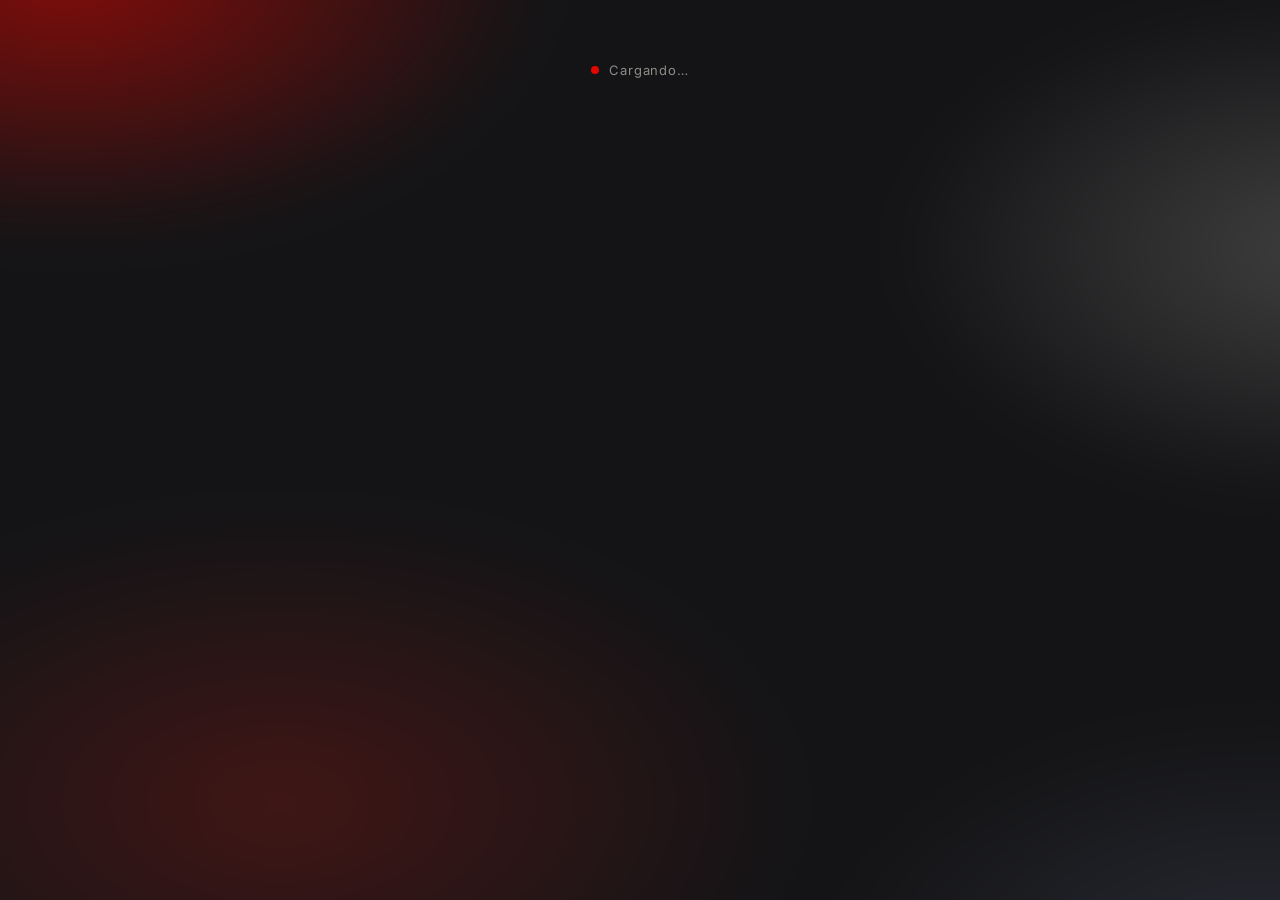
<file: app/index.html>
<!doctype html>
<html lang="es">
<head>
<meta charset="utf-8">
<meta name="viewport" content="width=device-width, initial-scale=1, viewport-fit=cover">
<title>VS Limitless · Mi plan</title>
<meta name="theme-color" content="#141416">
<meta name="robots" content="noindex">
<link rel="manifest" href="/manifest.webmanifest">
<link rel="icon" href="/img/vs-limitless-perfil.svg" type="image/svg+xml">
<link rel="apple-touch-icon" href="/img/icon-192.png">
<meta name="apple-mobile-web-app-capable" content="yes">
<meta name="apple-mobile-web-app-status-bar-style" content="black-translucent">
<meta name="apple-mobile-web-app-title" content="VS Limitless">
<link rel="preconnect" href="https://fonts.googleapis.com">
<link rel="preconnect" href="https://fonts.gstatic.com" crossorigin>
<link rel="stylesheet" href="https://fonts.googleapis.com/css2?family=Anton&family=Inter:wght@300;400;500;600&display=swap">
<link rel="stylesheet" href="/shared/app.css">
<link rel="stylesheet" href="/app/app.css">
</head>
<body>
<div id="raiz"><div class="cargando"><span class="punto-carga"></span>Cargando…</div></div>
<script src="/config.js"></script>
<script type="module" src="/app/main.js"></script>
</body>
</html>
</file>
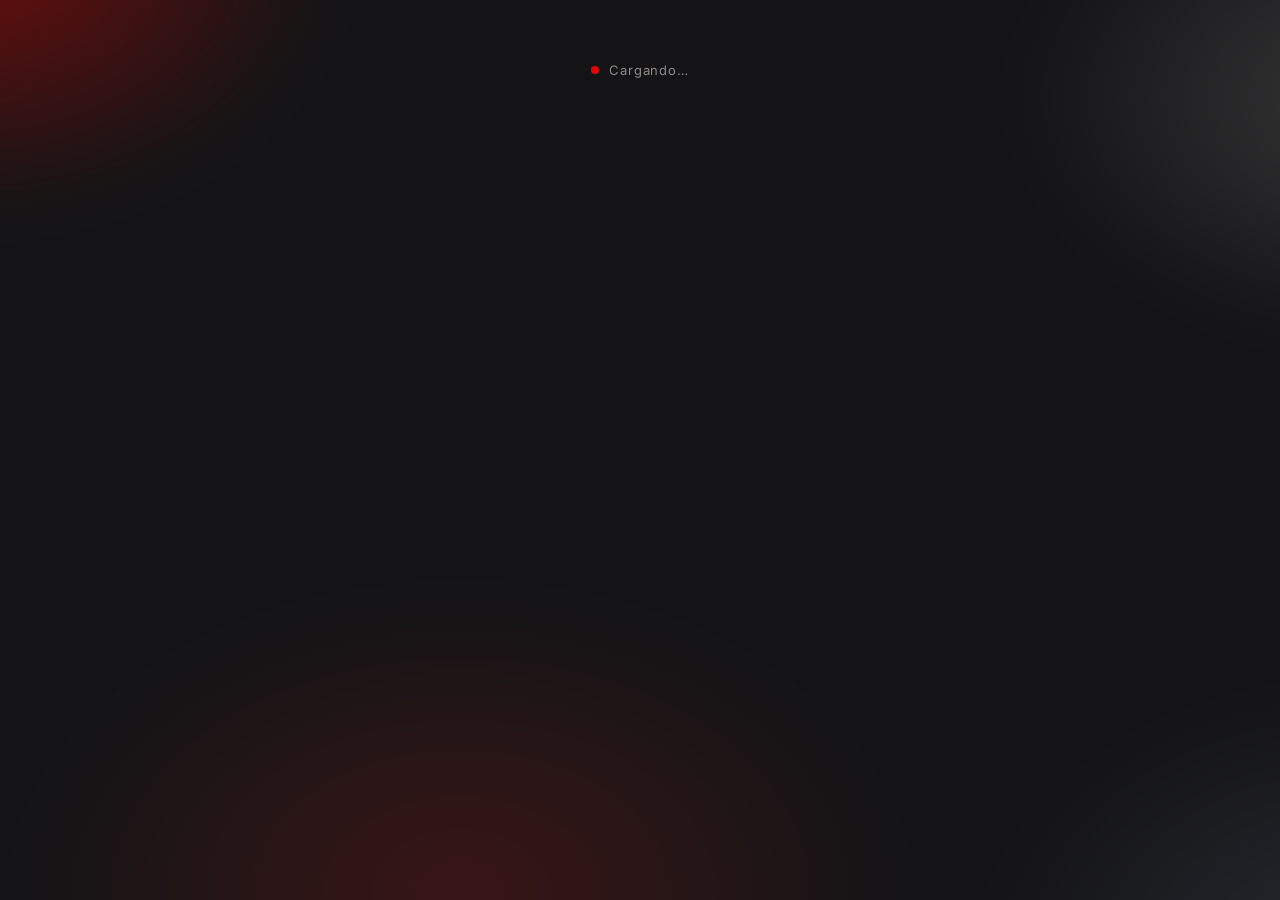
<file: coach/index.html>
<!doctype html>
<html lang="es">
<head>
<meta charset="utf-8">
<meta name="viewport" content="width=device-width, initial-scale=1, viewport-fit=cover">
<title>VS Limitless · Panel del coach</title>
<meta name="theme-color" content="#141416">
<meta name="robots" content="noindex">
<link rel="manifest" href="/manifest.webmanifest">
<link rel="icon" href="/img/vs-limitless-perfil.svg" type="image/svg+xml">
<link rel="apple-touch-icon" href="/img/icon-192.png">
<link rel="preconnect" href="https://fonts.googleapis.com">
<link rel="preconnect" href="https://fonts.gstatic.com" crossorigin>
<link rel="stylesheet" href="https://fonts.googleapis.com/css2?family=Anton&family=Inter:wght@300;400;500;600&display=swap">
<link rel="stylesheet" href="/shared/app.css">
<link rel="stylesheet" href="/coach/coach.css">
</head>
<body>
<div id="raiz"><div class="cargando"><span class="punto-carga"></span>Cargando…</div></div>
<script src="/config.js"></script>
<script type="module" src="/coach/main.js"></script>
</body>
</html>
</file>
<file: styles.css>
:root{
  --fondo:#0B0B0B; --fondo-2:#111111; --superficie:#161616; --linea:#262626; --linea-suave:#1E1E1E;
  --tinta:#F2EFEA; --tinta-suave:#C9C6C1; --tinta-tenue:#8F8C88; --tinta-fuente:#8F8F8F;
  --rojo:#E10600; --rojo-texto:#FF3B30;
  --display:Anton,"Bebas Neue",Impact,sans-serif;
  --texto:Inter,system-ui,-apple-system,sans-serif;
  --r-sm:2px; --r-md:4px;
}
*{box-sizing:border-box}
[hidden]{display:none!important}
html{scroll-behavior:smooth;scroll-padding-top:72px}
body{margin:0;background:var(--fondo);color:var(--tinta);font:400 17px/1.6 var(--texto);-webkit-font-smoothing:antialiased;letter-spacing:.005em}
img{max-width:100%;display:block}
a{color:inherit}
.wrap{width:min(1200px,100% - 48px);margin-inline:auto}
.seccion{padding:136px 0}
.metodo{background:var(--fondo-2);border-block:1px solid var(--linea-suave)}
.tenue{color:var(--tinta-tenue)}
.punto{display:inline-block;width:6px;height:6px;border-radius:50%;background:var(--rojo);margin-right:12px;vertical-align:middle;position:relative;top:-1px}

/* Navegación */
.top{position:fixed;inset:0 0 auto;z-index:20;display:flex;justify-content:space-between;align-items:center;padding:18px 24px;transition:background .3s,border-color .3s;border-bottom:1px solid transparent}
.top.solida{background:rgba(11,11,11,.86);backdrop-filter:blur(14px);border-bottom-color:var(--linea-suave)}
.top-logo img{height:36px;width:auto}
.top-nav{display:flex;align-items:center;gap:32px;font:400 13px/1 var(--texto);letter-spacing:.14em;text-transform:uppercase}
.top-nav a{text-decoration:none;color:var(--tinta-suave);transition:color .2s}
.top-nav a:hover{color:var(--tinta)}
.top-nav .top-cta{color:var(--tinta);border:1px solid rgba(242,239,234,.4);padding:11px 18px;border-radius:var(--r-sm)}
.top-nav .top-cta:hover{border-color:var(--tinta)}

/* Tipografía */
.h-xl{font:400 clamp(48px,8.4vw,128px)/.94 var(--display);margin:0;text-transform:uppercase;letter-spacing:.005em;max-width:15ch}
.h-l{font:400 clamp(36px,4.6vw,64px)/1 var(--display);margin:0;text-transform:uppercase;letter-spacing:.01em}
.eyebrow,.kicker{font:500 12px/1 var(--texto);letter-spacing:.22em;text-transform:uppercase;color:var(--tinta-tenue);margin:0 0 28px;display:flex;align-items:center}
.eyebrow span:not(.punto){color:var(--tinta);margin-right:16px;padding-right:16px;border-right:1px solid var(--linea)}
.kicker{color:var(--tinta-suave)}
.lead{font:300 clamp(17px,1.6vw,20px)/1.6 var(--texto);color:var(--tinta-suave);max-width:440px;margin:0}
.sec-head{margin-bottom:72px;max-width:820px}

/* Botones */
.btn{display:inline-flex;align-items:center;justify-content:center;background:var(--tinta);color:var(--fondo);font:500 13px/1 var(--texto);letter-spacing:.16em;text-transform:uppercase;padding:20px 30px;border-radius:var(--r-sm);border:1px solid var(--tinta);text-decoration:none;cursor:pointer;transition:background .2s,color .2s,border-color .2s}
.btn:hover{background:transparent;color:var(--tinta)}
.btn-linea{background:transparent;color:var(--tinta);border-color:var(--linea)}
.btn-linea:hover{border-color:var(--tinta)}
.btn-osc{background:var(--fondo);color:var(--tinta);border-color:var(--fondo)}
.btn-osc:hover{background:transparent;color:var(--fondo);border-color:var(--fondo)}
.btn-full{width:100%;padding:24px;background:var(--rojo);border-color:var(--rojo);color:#fff}
.btn-full:hover{background:#c40500;border-color:#c40500;color:#fff}
.btn[disabled]{opacity:.6;cursor:wait}
.btn:focus-visible,input:focus-visible,select:focus-visible,textarea:focus-visible,summary:focus-visible,.chip input:focus-visible+span,.top-nav a:focus-visible{outline:2px solid var(--rojo-texto);outline-offset:3px}

/* Hero */
.hero{position:relative;min-height:100svh;display:flex;align-items:flex-end;overflow:hidden}
.hero-img{position:absolute;inset:0;width:100%;height:100%;object-fit:cover;object-position:30% 25%;filter:grayscale(.85) contrast(1.08) brightness(.78)}
.hero-shade{position:absolute;inset:0;background:linear-gradient(180deg,rgba(11,11,11,.7) 0%,rgba(11,11,11,.15) 25%,rgba(11,11,11,.3) 50%,rgba(11,11,11,.94) 82%,#0B0B0B 100%)}
.hero-in{position:relative;padding:160px 0 80px}
.hero-in .h-xl{margin-bottom:56px}
.hero-pie{display:flex;justify-content:space-between;align-items:flex-end;gap:40px;flex-wrap:wrap;border-top:1px solid rgba(242,239,234,.18);padding-top:32px}

/* Lema y marcas */
.hero-txt{display:flex;flex-direction:column;gap:14px}
.lema{margin:0;font:400 clamp(22px,2.2vw,28px)/1.1 var(--display);text-transform:uppercase;letter-spacing:.02em}
.marcas{border-bottom:1px solid var(--linea-suave)}
.marcas-in{display:grid;grid-template-columns:repeat(3,minmax(0,1fr))}
.marca{display:flex;align-items:center;gap:16px;padding:40px 0}
.marca+.marca{padding-left:28px;border-left:1px solid var(--linea)}
.marca-n{font:400 clamp(36px,3.4vw,52px)/1 var(--display);white-space:nowrap}
.marca-l{font:400 12px/1.6 var(--texto);letter-spacing:.14em;text-transform:uppercase;color:var(--tinta-tenue)}

/* Entre sesiones */
.semana{list-style:none;margin:0;padding:0;display:grid;grid-template-columns:repeat(4,minmax(0,1fr));gap:0;position:relative}
.semana::before{content:"";position:absolute;left:0;right:0;top:5px;height:1px;background:var(--linea)}
.semana li{position:relative;padding:40px 28px 0 0}
.semana li::before{content:"";position:absolute;left:0;top:0;width:11px;height:11px;border-radius:50%;background:var(--fondo);border:1px solid var(--tinta-tenue)}
.semana li:first-child::before{background:var(--rojo);border-color:var(--rojo)}
.dia{font:500 11px/1 var(--texto);letter-spacing:.2em;text-transform:uppercase;color:var(--tinta-tenue)}
.semana h3{font:400 28px/1.05 var(--display);text-transform:uppercase;margin:18px 0 12px}
.semana p{margin:0;color:var(--tinta-suave);font-size:15px}

/* Pago trimestral y lista de espera */
.trimestral{margin:20px 0 0;font-size:13px;color:var(--tinta)}
.plan-dest .trimestral{color:var(--fondo);font-weight:500}

/* Para quién */
.lista{border-top:1px solid var(--linea)}
.fila{display:grid;grid-template-columns:80px minmax(0,1fr) minmax(0,1.3fr);gap:32px;align-items:baseline;padding:36px 0;border-bottom:1px solid var(--linea);transition:padding .3s}
.fila:hover{padding-left:12px}
.fila-n{font:400 13px/1 var(--texto);letter-spacing:.18em;color:var(--tinta-tenue)}
.fila h3{font:400 clamp(26px,2.6vw,36px)/1 var(--display);text-transform:uppercase;margin:0;letter-spacing:.01em}
.fila p{margin:0;color:var(--tinta-suave);max-width:480px}

/* Datos */
.datos{display:grid;grid-template-columns:repeat(4,minmax(0,1fr));border-top:1px solid var(--linea)}
.dato{display:flex;flex-direction:column;gap:14px;padding:40px 28px 0 0}
.dato+.dato{padding-left:28px;border-left:1px solid var(--linea)}
.dato-n{font:400 clamp(52px,5.6vw,84px)/1 var(--display);color:var(--tinta)}
.dato p{margin:0;font-size:15px;color:var(--tinta-suave)}
.dato small{color:var(--tinta-fuente);font-size:12px;letter-spacing:.02em;margin-top:auto}

/* Sobre */
.sobre{display:grid;grid-template-columns:minmax(0,1fr) minmax(0,1fr);min-height:88vh}
.sobre-img{position:relative;overflow:hidden}
.sobre-img img{position:absolute;inset:0;width:100%;height:100%;object-fit:cover;object-position:50% 0%;filter:grayscale(1) contrast(1.05)}
.sobre-txt{padding:136px clamp(24px,7vw,112px);display:flex;flex-direction:column;justify-content:center}
.sobre-txt .h-l{margin-bottom:40px}
.cita{font:300 clamp(22px,2.2vw,28px)/1.4 var(--texto);color:var(--tinta);margin:0 0 32px;letter-spacing:-.005em}
.sobre-txt>p:not(.eyebrow):not(.cita){color:var(--tinta-suave);margin:0;max-width:520px}
.cifras{display:grid;grid-template-columns:repeat(3,minmax(0,1fr));gap:24px;margin:56px 0 0;padding-top:32px;border-top:1px solid var(--linea)}
.cifras dt{font:400 28px/1 var(--display);text-transform:uppercase}
.cifras dd{margin:10px 0 0;font-size:13px;color:var(--tinta-tenue)}

/* Planes */
.planes{display:grid;grid-template-columns:repeat(3,minmax(0,1fr));border:1px solid var(--linea)}
.plan{display:flex;flex-direction:column;padding:48px 40px}
.plan+.plan{border-left:1px solid var(--linea)}
.plan-tag{font:500 11px/1 var(--texto);letter-spacing:.2em;text-transform:uppercase;color:var(--tinta-tenue);margin:0 0 32px;display:flex;align-items:center;min-height:11px}
.plan h3{font:400 48px/1 var(--display);text-transform:uppercase;margin:0 0 24px}
.precio{font:400 64px/1 var(--display);display:flex;align-items:baseline;gap:10px}
.precio span{font:300 15px var(--texto);color:var(--tinta-tenue)}
.precio-nota{margin:14px 0 0;font-size:13px;line-height:1.5;color:var(--tinta-tenue)}
.plan ul{list-style:none;margin:36px 0 0;padding:28px 0 0;border-top:1px solid var(--linea);display:flex;flex-direction:column;gap:14px;flex:1}
.plan li{padding-left:24px;position:relative;font-size:15px;color:var(--tinta-suave)}
.plan li::before{content:"";position:absolute;left:0;top:.8em;width:12px;height:1px;background:currentColor;opacity:.6}
.plan-nota{margin:32px 0 20px;font-size:12px;letter-spacing:.06em;color:var(--tinta-tenue)}
.plan-dest{background:var(--tinta);color:var(--fondo)}
.plan-dest .plan-tag,.plan-dest .precio span,.plan-dest .precio-nota,.plan-dest .plan-nota{color:#5C5A57}
.plan-dest li{color:#2B2A28}
.plan-dest ul{border-top-color:#D6D3CE}
.plan-dest+.plan{border-left:0}

/* Pasos */
.pasos{list-style:none;margin:0;padding:0;display:grid;grid-template-columns:repeat(3,minmax(0,1fr));border-top:1px solid var(--linea)}
.pasos li{padding:40px 32px 0 0}
.pasos li+li{padding-left:32px;border-left:1px solid var(--linea)}
.pasos h3{font:400 28px/1.05 var(--display);text-transform:uppercase;margin:24px 0 12px}
.pasos p{margin:0;color:var(--tinta-suave)}

/* Formulario */
.form-wrap{max-width:820px}
.form-intro{color:var(--tinta-suave);font-size:18px;margin:28px 0 0;max-width:640px}
fieldset{min-width:0;border:0;margin:0 0 56px;padding:0;display:flex;flex-direction:column;gap:28px}
legend{font:500 12px/1 var(--texto);letter-spacing:.22em;text-transform:uppercase;color:var(--tinta-tenue);padding:0 0 20px;margin-bottom:8px;width:100%;border-bottom:1px solid var(--linea)}
label{display:flex;flex-direction:column;gap:10px;font:400 15px/1.4 var(--texto);color:var(--tinta)}
input,select,textarea{width:100%;min-width:0;font:400 17px/1.4 var(--texto);color:var(--tinta);background:transparent;border:0;border-bottom:1px solid var(--linea);border-radius:0;padding:12px 0;transition:border-color .2s}
input:hover,select:hover,textarea:hover{border-bottom-color:#4a4a4a}
input:focus,select:focus,textarea:focus{border-bottom-color:var(--tinta);outline:none}
input::placeholder,textarea::placeholder{color:#5f5f5f}
select{appearance:none;background-image:linear-gradient(45deg,transparent 50%,var(--tinta-tenue) 50%),linear-gradient(135deg,var(--tinta-tenue) 50%,transparent 50%);background-position:calc(100% - 10px) 55%,calc(100% - 4px) 55%;background-size:6px 6px;background-repeat:no-repeat;padding-right:32px}
select option{background:var(--fondo)}
textarea{resize:vertical;border:1px solid var(--linea);padding:14px;border-radius:var(--r-sm)}
textarea:focus{border-color:var(--tinta)}
.grid2{display:grid;grid-template-columns:repeat(2,minmax(0,1fr));gap:28px 40px}
.chips{display:flex;flex-wrap:wrap;gap:10px;align-items:center}
.chips-l{width:100%;font:400 15px var(--texto)}
.chip{position:relative;display:inline-flex}
.chip input{position:absolute;opacity:0;pointer-events:none;width:1px;height:1px}
.chip span{border:1px solid var(--linea);border-radius:var(--r-sm);padding:13px 18px;cursor:pointer;font:400 14px/1 var(--texto);color:var(--tinta-suave);transition:border-color .2s,background .2s,color .2s}
.chip span:hover{border-color:#4a4a4a}
.chip input:checked+span{border-color:var(--tinta);background:var(--tinta);color:var(--fondo)}
.rango-fila{display:flex;align-items:center;gap:24px}
.rango input{flex:1;padding:0;border:0;accent-color:var(--tinta);height:28px}
.rango output{font:400 40px/1 var(--display);min-width:44px;text-align:right}
.check{flex-direction:row;align-items:flex-start;gap:14px;font-size:14px;color:var(--tinta-suave)}
.check input{width:18px!important;height:18px;margin-top:2px;accent-color:var(--tinta);flex-shrink:0;padding:0}
.err{border-color:var(--rojo-texto)!important}
.contador{font:400 12px/1 var(--texto);letter-spacing:.04em;color:var(--tinta-tenue);margin-top:-2px}
.contador.ok{color:var(--tinta-suave)}
.contador.ok::before{content:"";display:inline-block;width:6px;height:6px;border-radius:50%;background:#3fb950;margin-right:8px;vertical-align:middle;position:relative;top:-1px}
.ayuda{margin:-8px 0 0;font-size:14px;color:var(--tinta-tenue)}
.form-msg{min-height:24px;color:var(--rojo-texto);font-size:14px;margin:20px 0 0}
.gracias{border-top:1px solid var(--linea);padding-top:48px}
.gracias .h-l{margin-bottom:20px}
.gracias p:last-child{color:var(--tinta-suave);max-width:560px;margin:0}

/* FAQ */
.faq{display:grid;grid-template-columns:minmax(0,1fr) minmax(0,1.5fr);gap:64px}
.faq .sec-head{margin:0}
details{border-top:1px solid var(--linea);padding:28px 0}
details:last-child{border-bottom:1px solid var(--linea)}
summary{font:400 18px/1.4 var(--texto);cursor:pointer;list-style:none;display:flex;justify-content:space-between;gap:24px}
summary::-webkit-details-marker{display:none}
summary::after{content:"+";font:300 22px/1 var(--texto);color:var(--tinta-tenue);transition:transform .2s}
details[open] summary::after{transform:rotate(45deg)}
details p{color:var(--tinta-suave);margin:16px 0 0;max-width:600px}

/* Pie */
.pie{border-top:1px solid var(--linea-suave);padding:72px 0}
.pie-in{display:flex;justify-content:space-between;align-items:center;gap:24px;flex-wrap:wrap}
.pie-in img{height:32px;width:auto}
.pie a{font:400 12px var(--texto);letter-spacing:.16em;text-transform:uppercase;text-decoration:none;color:var(--tinta-suave)}
.pie a:hover{color:var(--tinta)}
.pie small{color:var(--tinta-fuente);font-size:12px}

/* Responsive */
@media (max-width:960px){
  .seccion{padding:96px 0}
  .sec-head{margin-bottom:48px}
  .datos{grid-template-columns:repeat(2,minmax(0,1fr))}
  .dato:nth-child(3){padding-left:0;border-left:0}
  .dato{padding-bottom:40px}
  .planes{grid-template-columns:1fr}
  .plan+.plan{border-left:0;border-top:1px solid var(--linea)}
  .plan-dest{order:-1}
  .plan-dest+.plan{border-top:0}
  .pasos{grid-template-columns:1fr}
  .pasos li,.pasos li+li{padding:32px 0;border-left:0;border-bottom:1px solid var(--linea)}
  .sobre{grid-template-columns:1fr;min-height:0}
  .sobre-img{aspect-ratio:4/5}
  .sobre-txt{padding:80px 24px}
  .faq{grid-template-columns:1fr;gap:40px}
  .semana{grid-template-columns:1fr 1fr;row-gap:48px}
  .semana::before{display:none}
  .fila{grid-template-columns:48px minmax(0,1fr);gap:12px 16px}
  .fila p{grid-column:2}
}
@media (max-width:640px){
  .wrap{width:min(1200px,100% - 40px)}
  .top{padding:14px 20px}
  .top-nav a:not(.top-cta){display:none}
  .top-logo img{height:30px}
  .hero-in{padding:120px 0 48px}
  .hero-in .h-xl{margin-bottom:40px}
  .hero-pie .btn{width:100%}
  .datos{grid-template-columns:1fr}
  .marcas-in{grid-template-columns:1fr}
  .marca,.marca+.marca{padding:24px 0;border-left:0}
  .marca+.marca{border-top:1px solid var(--linea)}
  .semana{grid-template-columns:1fr}
  .dato,.dato+.dato{padding:32px 0;border-left:0;border-bottom:1px solid var(--linea)}
  .grid2{grid-template-columns:1fr}
  .plan{padding:40px 24px}
  .cifras{grid-template-columns:1fr 1fr 1fr;gap:16px}
  .cifras dt{font-size:22px}
}
@media (prefers-reduced-motion:reduce){html{scroll-behavior:auto}*{transition:none!important}}

/* CV del coach */
.cv{margin:28px 0 0;display:flex;flex-direction:column;border-top:1px solid var(--linea)}
.cv>div{display:grid;grid-template-columns:150px minmax(0,1fr);gap:16px;padding:16px 0;border-bottom:1px solid var(--linea)}
.cv dt{font:400 11px/1.7 var(--texto);letter-spacing:.16em;text-transform:uppercase;color:var(--tinta-tenue)}
.cv dd{margin:0;color:var(--tinta)}
.cv ul{margin:0;padding:0;list-style:none;display:grid;grid-template-columns:repeat(2,minmax(0,1fr));gap:6px 20px}
.cv ul.cv-chips{display:flex;flex-wrap:wrap;gap:8px}
.cv-chips li{border:1px solid var(--linea);border-radius:30px;padding:5px 12px;font-size:13px}
@media (max-width:600px){.cv>div{grid-template-columns:1fr;gap:6px}.cv ul{grid-template-columns:1fr}}

/* ===== Mejoras de conversión ===== */
.hero-ctas{display:flex;gap:12px;flex-wrap:wrap}
.btn-vidrio{background:rgba(242,239,234,.08);color:var(--tinta);border-color:rgba(242,239,234,.35);backdrop-filter:blur(10px);-webkit-backdrop-filter:blur(10px)}
.btn-vidrio:hover{background:rgba(242,239,234,.16);border-color:var(--tinta)}
.top-nav .top-app{color:var(--tinta)}
.cta-fila{display:flex;gap:12px;flex-wrap:wrap;margin-top:72px}
.cta-sobre{margin-top:40px}

/* Tu app */
.app-bloques{display:flex;flex-direction:column;gap:120px}
.app-bloque{display:grid;grid-template-columns:minmax(0,340px) minmax(0,1fr);gap:88px;align-items:center}
.app-bloque:nth-child(even){grid-template-columns:minmax(0,1fr) minmax(0,340px)}
.app-bloque:nth-child(even) .tel{order:2}
.tel{margin:0;border-radius:44px;padding:10px;background:linear-gradient(160deg,#2a2a2e,#121214);border:1px solid #333;box-shadow:0 40px 80px -30px rgba(0,0,0,.9),0 0 0 1px rgba(255,255,255,.04) inset;max-width:340px;justify-self:center}
.tel img{display:block;width:100%;height:auto;border-radius:34px;aspect-ratio:540/880;object-fit:cover;object-position:top}
.app-tag{font:500 12px/1 var(--texto);letter-spacing:.22em;text-transform:uppercase;color:var(--rojo-texto);margin:0 0 18px}
.app-txt h3{font:400 clamp(30px,3.4vw,48px)/1.02 var(--display);text-transform:uppercase;margin:0 0 20px}
.app-txt p:not(.app-tag){font-size:18px;color:var(--tinta-suave);max-width:46ch;margin:0}

/* Calculadora */
.calc{display:grid;grid-template-columns:minmax(0,1fr) minmax(0,1.1fr);gap:40px;align-items:start}
.calc-form{display:flex;flex-direction:column;gap:24px;padding:36px;border:1px solid var(--linea);background:var(--superficie)}
.calc-tests{border:0;padding:0;margin:0;display:flex;flex-wrap:wrap;gap:10px}
.calc-tests legend{font:400 15px var(--texto);margin-bottom:14px;padding:0}
.calc-campos{display:flex;flex-direction:column;gap:18px}
.calc-form label,.calc-gate label{display:flex;flex-direction:column;gap:10px;font:400 15px var(--texto)}
.calc-form input,.calc-gate input{background:var(--fondo);border:1px solid var(--linea);color:var(--tinta);font:400 17px var(--texto);padding:16px;border-radius:var(--r-sm);width:100%;box-sizing:border-box}
.calc-ayuda{margin:0;font-size:14px;color:var(--tinta-tenue)}
.calc-res{min-height:100%;padding:36px;border:1px solid var(--linea);background:linear-gradient(160deg,#1a1a1a,#111)}
.calc-vacio{margin:0;color:var(--tinta-tenue)}
.calc-error{margin:0;color:var(--rojo-texto)}
.calc-prueba{margin:0 0 6px;font:500 12px var(--texto);letter-spacing:.18em;text-transform:uppercase;color:var(--tinta-tenue)}
.calc-umbral{margin:0 0 24px;font-size:18px}
.calc-umbral b{font:400 30px var(--display);margin-left:8px}
.calc-zonas{list-style:none;margin:0 0 24px;padding:0;display:flex;flex-direction:column}
.calc-zonas li{display:grid;grid-template-columns:44px 1fr auto;gap:14px;align-items:center;padding:14px 0;border-top:1px solid var(--linea)}
.z-id{font:400 22px var(--display);color:var(--rojo-texto)}
.calc-zonas b{font-weight:500;display:block}
.calc-zonas small{color:var(--tinta-tenue);font-size:13px}
.z-val{text-align:right;font:500 15px var(--texto);white-space:nowrap}
.calc-zonas li.oculta .z-val{filter:blur(5px);user-select:none;color:var(--tinta-tenue)}
.calc-zonas li.oculta b{color:var(--tinta-suave)}
.calc-gate{display:flex;flex-direction:column;gap:16px;padding-top:20px;border-top:1px solid var(--linea)}
.calc-gate p{margin:0}
.calc-gate-campos{display:grid;grid-template-columns:1fr 1fr;gap:12px}
.calc-msg{color:var(--rojo-texto);font-size:14px;min-height:1em}
.calc-fin{display:flex;flex-direction:column;gap:18px;padding-top:20px;border-top:1px solid var(--linea)}
.calc-fin p{margin:0;color:var(--tinta-suave)}

/* Precios trimestrales */
.trimestral{display:flex;flex-direction:column;gap:4px;padding:14px 16px;border:1px dashed currentColor;border-radius:var(--r-sm);margin:20px 0 12px}
.trimestral span{font-size:13px;opacity:.75}

/* Barra fija móvil */
.barra-fija{display:none}
.pie-aviso{opacity:.6}

@media (max-width:960px){
  .app-bloque,.app-bloque:nth-child(even){grid-template-columns:1fr;gap:40px}
  .app-bloque:nth-child(even) .tel{order:0}
  .app-bloques{gap:88px}
  .calc{grid-template-columns:1fr}
}
@media (max-width:640px){
  .hero-ctas{width:100%;flex-direction:column}.hero-ctas .btn{width:100%;box-sizing:border-box}
  .tel{max-width:280px;border-radius:38px}.tel img{border-radius:30px}
  .calc-form,.calc-res{padding:24px}
  .calc-gate-campos{grid-template-columns:1fr}
  .top-nav a.top-app{display:none}
  .barra-fija{display:flex;gap:10px;position:fixed;left:12px;right:12px;bottom:12px;z-index:40;padding:10px;border-radius:14px;
    background:rgba(17,17,17,.82);backdrop-filter:blur(16px);-webkit-backdrop-filter:blur(16px);border:1px solid rgba(242,239,234,.14);box-shadow:0 20px 40px -12px rgba(0,0,0,.8)}
  .barra-fija[hidden]{display:none}
  .barra-fija .btn{flex:1;padding:16px 10px}
  body{padding-bottom:0}
}
.calc-form .calc-tests .chip{display:inline-flex;flex-direction:row;gap:0}
.calc-form fieldset.calc-tests{display:flex;flex-direction:row;flex-wrap:wrap;gap:10px}.calc-tests legend{width:100%}

/* ===== Promoción (Black Friday) ===== */
.promo-barra{position:fixed;inset:0 0 auto;z-index:30;height:38px;display:flex;align-items:center;justify-content:center;gap:10px;padding:0 16px;
  background:#E10600;color:#fff;text-decoration:none;font:600 12px/1 var(--texto);letter-spacing:.12em;text-transform:uppercase;white-space:nowrap;overflow:hidden}
.promo-barra .pb-fuerte{font-weight:800}
.promo-barra .pb-sep{opacity:.6}
.promo-barra b{font-variant-numeric:tabular-nums;font-weight:800}
body.con-promo .top{top:38px}
.promo-sello{position:absolute;z-index:3;right:clamp(24px,7vw,120px);top:clamp(120px,18vh,200px);width:230px;height:230px;border-radius:50%;
  background:#E10600;color:#fff;text-decoration:none;display:flex;flex-direction:column;align-items:center;justify-content:center;text-align:center;
  box-shadow:0 0 0 6px rgba(255,255,255,.92),0 30px 60px -20px rgba(0,0,0,.8);transform:rotate(-8deg);animation:sello 3s ease-in-out infinite}
@keyframes sello{0%,100%{transform:rotate(-8deg) scale(1)}50%{transform:rotate(-8deg) scale(1.04)}}
@media (prefers-reduced-motion:reduce){.promo-sello{animation:none}}
.ps-t{font:700 15px/1 var(--texto);letter-spacing:.06em;text-transform:uppercase}
.ps-desde{font:italic 400 20px/1 Georgia,serif;margin-top:6px}
.ps-precio{font:400 68px/.95 var(--display)}
.ps-antes{font:500 15px/1 var(--texto);margin-top:2px}
.ps-pill{margin-top:10px;background:#0B0B0B;color:#fff;border-radius:30px;padding:7px 14px;font:700 11px/1 var(--texto);letter-spacing:.08em;text-transform:uppercase}
.promo-aviso{display:flex;justify-content:space-between;align-items:center;gap:24px;flex-wrap:wrap;margin:0 0 32px;padding:22px 26px;border-radius:var(--r-sm);
  background:linear-gradient(120deg,#E10600,#9e0400);color:#fff}
.pa-t{margin:0;font:400 clamp(22px,2.4vw,32px)/1 var(--display);text-transform:uppercase}
.pa-s{margin:8px 0 0;font-size:15px;opacity:.9}
.pa-der{display:flex;flex-direction:column;align-items:flex-end;gap:6px}
.pa-lugares{background:#0B0B0B;border-radius:30px;padding:8px 14px;font:700 12px/1 var(--texto);letter-spacing:.08em;text-transform:uppercase}
.pa-reloj{font-size:14px}.pa-reloj b{font-variant-numeric:tabular-nums}
.promo-tag{display:inline-block;margin:0 0 6px;padding:6px 10px;border-radius:30px;background:#E10600;color:#fff;font:700 11px/1 var(--texto);letter-spacing:.1em;text-transform:uppercase}
.precio .precio-antes{display:block;font:400 22px/1 var(--texto);opacity:.5;margin-bottom:4px}
.plan-dest .promo-tag{background:#0B0B0B}
.promo-form{margin:0 0 16px;padding:12px 14px;border:1px solid #E10600;border-radius:var(--r-sm);font-size:14px}
.chip s{opacity:.55;margin-left:4px}
@media (max-width:900px){.promo-sello{position:relative;right:auto;top:auto;width:150px;height:150px;margin:0 4px 28px auto}.ps-precio{font-size:44px}.ps-t{font-size:12px}.ps-desde{font-size:16px}.ps-antes{font-size:12px}.ps-pill{font-size:9px;padding:6px 10px}}
@media (max-width:640px){.promo-barra{font-size:10px;gap:6px;letter-spacing:.08em}.promo-barra .pb-ocultar{display:none}.pa-der{align-items:flex-start}}
.plan .promo-tag{align-self:flex-start}
.precio .precio-cent{font-size:.42em;vertical-align:top;line-height:1.1;margin-left:2px}
.ps-desde{font-size:17px}@media (max-width:900px){.ps-desde{font-size:13px}}
.promo-campo{margin:0 0 16px}
.pa-btn{margin-top:14px;background:#fff;color:#0B0B0B;border-color:#fff}
.promo-aviso .pa-btn:hover{background:#0B0B0B;color:#fff;border-color:#0B0B0B}
@media (max-width:640px){.promo-barra{overflow:hidden;white-space:nowrap}}

.btn:active{transform:scale(.97)}
.btn{transition:background .2s,color .2s,border-color .2s,transform .12s}

/* ===== Fotografía editorial ===== */
.banda{position:relative;overflow:hidden;background:var(--fondo)}
.banda img{display:block;width:100%;height:min(88vh,860px);object-fit:cover}
.banda-txt{position:absolute;inset:0;display:flex;flex-direction:column;justify-content:flex-start;padding-top:88px}
.banda-txt .h-xl{max-width:none}
.banda-credito{position:absolute;right:16px;bottom:12px;font:400 11px/1 var(--texto);letter-spacing:.08em;color:rgba(242,239,234,.55)}
.banda-bici::after{content:"";position:absolute;inset:0;background:linear-gradient(180deg,rgba(11,11,11,.82) 0%,rgba(11,11,11,.25) 45%,rgba(11,11,11,0) 70%);pointer-events:none}
.banda-bici .banda-txt,.banda-bici .banda-credito{z-index:1}
.banda-bici img{object-position:50% 70%}
.banda-agua img{object-position:20% 30%}
.banda-agua .banda-txt{align-items:flex-end;justify-content:center;padding-top:0;text-align:right}
.banda-agua .h-xl{color:#0B0B0B}
.banda-agua .h-xl span{color:var(--rojo)}
.banda-agua .banda-credito{color:rgba(11,11,11,.5)}
.mosaico{display:grid;grid-template-columns:repeat(3,1fr);gap:4px;background:var(--fondo)}
.mosaico figure{margin:0;overflow:hidden;aspect-ratio:4/5}
.mosaico img{display:block;width:100%;height:100%;object-fit:cover;transition:transform .8s cubic-bezier(.2,.7,.2,1)}
.mosaico figure:hover img{transform:scale(1.03)}
.mosaico-pie{grid-column:1/-1;display:flex;justify-content:space-between;gap:16px;margin:0;padding:18px max(24px,calc((100% - 1200px) / 2));font:500 12px/1.4 var(--texto);letter-spacing:.18em;text-transform:uppercase;color:var(--tinta-suave)}
.mosaico-pie span{color:var(--tinta-tenue);letter-spacing:.08em;text-transform:none;font-weight:400}
@media (max-width:900px){
  .banda img{height:72vh}
  .banda-txt{padding-top:64px}
  .banda-agua img{object-position:36% 20%}
  .banda-agua .banda-txt{position:static;align-items:flex-start;text-align:left;padding:40px 24px 56px;background:var(--fondo)}
  .banda-agua .h-xl{color:var(--tinta)}
  .banda-agua .banda-credito{top:12px;bottom:auto;color:rgba(11,11,11,.5)}
  .mosaico{grid-template-columns:1fr 1fr}
  .mosaico figure:first-child{grid-column:1/-1;aspect-ratio:4/4}
  .mosaico-pie{flex-direction:column;padding-left:24px;padding-right:24px}
}

/* ===== Arma tu plan ===== */
.arma{border:1px solid var(--linea);background:var(--fondo-2);margin:0 0 56px;padding:40px}
.arma-t{font:400 clamp(26px,2.6vw,36px)/1 var(--display);text-transform:uppercase;margin:0 0 32px}
.arma-t span{font:400 13px/1 var(--texto);letter-spacing:.14em;color:var(--tinta-tenue);text-transform:uppercase;margin-left:10px;vertical-align:middle}
.arma-in{display:grid;grid-template-columns:1.35fr 1fr;gap:48px;align-items:start}
.ap-preg{display:flex;flex-direction:column;gap:28px}
.ap-q{border:0;margin:0;padding:0;min-width:0}
.ap-q legend{font:500 15px/1.3 var(--texto);color:var(--tinta);margin:0 0 12px;padding:0}
.ap-q legend span{font:500 11px/1 var(--texto);letter-spacing:.18em;color:var(--tinta-tenue);margin-right:12px}
.ap-ops{display:flex;flex-wrap:wrap;gap:8px}
.ap-op{font:400 15px/1.2 var(--texto);color:var(--tinta-suave);background:transparent;border:1px solid var(--linea);border-radius:var(--r-sm);padding:14px 18px;cursor:pointer;text-align:left;transition:border-color .2s,color .2s,background .2s,transform .12s}
.ap-op:hover{border-color:var(--tinta-tenue);color:var(--tinta)}
.ap-op:active{transform:scale(.97)}
.ap-op[aria-pressed="true"]{background:var(--tinta);color:var(--fondo);border-color:var(--tinta)}
.ap-op:focus-visible{outline:2px solid var(--rojo-texto);outline-offset:3px}
.ap-res{position:sticky;top:96px;border:1px solid var(--linea);padding:32px;min-height:100%;background:var(--fondo);transition:border-color .3s}
.ap-res.ap-listo{border-color:var(--tinta-tenue)}
.ap-res .eyebrow{margin-bottom:16px}
.ap-vacio{color:var(--tinta-tenue);margin:0}
.ap-plan{font:400 64px/.95 var(--display);text-transform:uppercase;margin:0 0 8px;animation:ap-entra .5s cubic-bezier(.2,.7,.2,1)}
.ap-precio{font:400 40px/1 var(--display);margin:0;display:flex;align-items:baseline;gap:10px;flex-wrap:wrap}
.ap-precio s{font-size:24px;color:var(--tinta-tenue)}
.ap-precio span{font:400 14px var(--texto);color:var(--tinta-tenue)}
.ap-nota{font-size:14px;color:var(--rojo-texto);margin:8px 0 0}
.ap-porque{color:var(--tinta-suave);margin:20px 0 16px;font-size:16px}
.ap-incluye{list-style:none;padding:0;margin:0 0 24px;border-top:1px solid var(--linea)}
.ap-incluye li{padding:10px 0;border-bottom:1px solid var(--linea-suave);font-size:15px}
.ap-mini{font-size:12px;color:var(--tinta-tenue);margin:10px 0 0;text-align:center}
@keyframes ap-entra{from{opacity:0;transform:translateY(8px)}to{opacity:1;transform:none}}
@media (max-width:900px){
  .arma{padding:24px;margin-bottom:40px}
  .arma-in{grid-template-columns:1fr;gap:28px}
  .ap-res{position:static;padding:24px}
  .ap-plan{font-size:52px}
  .ap-op{flex:1 1 100%}
}
</file>
<file: shared/app.css>
:root{
  --fondo:#0B0B0B; --fondo-2:#111; --superficie:#161616; --superficie-2:#1d1d1d; --linea:#262626; --linea-suave:#1E1E1E;
  --tinta:#F2EFEA; --tinta-suave:#C9C6C1; --tinta-tenue:#8F8C88;
  --rojo:#E10600; --rojo-texto:#FF3B30; --verde:#3fb950; --ambar:#d29922;
  --display:Anton,"Bebas Neue",Impact,sans-serif; --texto:Inter,system-ui,-apple-system,sans-serif;
  --r:4px; --nav:68px;
}
*{box-sizing:border-box}
[hidden]{display:none!important}
html,body{margin:0;background:var(--fondo);color:var(--tinta);font:400 15px/1.55 var(--texto);-webkit-font-smoothing:antialiased}
body{min-height:100svh}
a{color:inherit}
button{font:inherit;color:inherit}
img{max-width:100%;display:block}

/* Tipografía */
.h1{font:400 clamp(34px,7vw,52px)/1 var(--display);text-transform:uppercase;margin:0;letter-spacing:.01em}
.h2{font:400 26px/1.05 var(--display);text-transform:uppercase;margin:0;letter-spacing:.01em}
.h3{font:600 16px/1.3 var(--texto);margin:0}
.eyebrow{font:500 11px/1 var(--texto);letter-spacing:.2em;text-transform:uppercase;color:var(--tinta-tenue);margin:0 0 12px;display:flex;align-items:center;gap:10px}
.tenue{color:var(--tinta-tenue)}
.suave{color:var(--tinta-suave)}
.punto{display:inline-block;width:6px;height:6px;border-radius:50%;background:var(--rojo)}
.num{font:400 40px/1 var(--display)}

/* Botones */
.btn{display:inline-flex;align-items:center;justify-content:center;gap:8px;background:var(--tinta);color:var(--fondo);font:500 12px/1 var(--texto);letter-spacing:.16em;text-transform:uppercase;padding:16px 22px;border-radius:2px;border:1px solid var(--tinta);cursor:pointer;text-decoration:none;transition:background .2s,color .2s,border-color .2s;white-space:nowrap}
.btn:hover{background:transparent;color:var(--tinta)}
.btn-linea{background:transparent;color:var(--tinta);border-color:var(--linea)}
.btn-linea:hover{border-color:var(--tinta)}
.btn-rojo{background:var(--rojo);border-color:var(--rojo);color:#fff}
.btn-rojo:hover{background:#c40500;border-color:#c40500;color:#fff}
.btn-sm{padding:11px 14px;font-size:11px}
.btn-full{width:100%}
.btn[disabled]{opacity:.5;cursor:wait}
.link{background:none;border:0;padding:0;color:var(--tinta-suave);text-decoration:underline;text-underline-offset:3px;cursor:pointer;font-size:13px}
.link-peligro{color:var(--rojo-texto)}
:focus-visible{outline:2px solid var(--rojo-texto);outline-offset:3px}

/* Formularios */
label{display:flex;flex-direction:column;gap:8px;font-size:14px;color:var(--tinta)}
input,select,textarea{width:100%;min-width:0;font:400 16px/1.4 var(--texto);color:var(--tinta);background:var(--fondo);border:1px solid var(--linea);border-radius:var(--r);padding:12px 14px;transition:border-color .2s}
input:focus,select:focus,textarea:focus{border-color:var(--tinta);outline:none}
select{appearance:none;background-image:linear-gradient(45deg,transparent 50%,var(--tinta-tenue) 50%),linear-gradient(135deg,var(--tinta-tenue) 50%,transparent 50%);background-position:calc(100% - 16px) 55%,calc(100% - 10px) 55%;background-size:6px 6px;background-repeat:no-repeat;padding-right:34px}
textarea{resize:vertical}
.grid2{display:grid;grid-template-columns:repeat(2,minmax(0,1fr));gap:14px}
.grid3{display:grid;grid-template-columns:repeat(3,minmax(0,1fr));gap:14px}
.form{display:flex;flex-direction:column;gap:18px}
.escala{display:flex;gap:8px}
.escala label{flex:1;gap:0}
.escala input{position:absolute;opacity:0;width:1px;height:1px}
.escala span{display:flex;align-items:center;justify-content:center;height:44px;border:1px solid var(--linea);border-radius:var(--r);cursor:pointer;font-weight:500;color:var(--tinta-suave)}
.escala input:checked+span{background:var(--tinta);color:var(--fondo);border-color:var(--tinta)}
.escala input:focus-visible+span{outline:2px solid var(--rojo-texto);outline-offset:2px}

/* Tarjetas y listas */
.tarjeta{background:var(--superficie);border:1px solid var(--linea-suave);border-radius:6px;padding:20px}
.lista{display:flex;flex-direction:column;border-top:1px solid var(--linea)}
.fila{display:flex;align-items:center;gap:14px;padding:16px 0;border-bottom:1px solid var(--linea);text-decoration:none;background:none;border-left:0;border-right:0;border-top:0;width:100%;text-align:left;cursor:pointer}
.fila:hover .fila-t{text-decoration:underline;text-underline-offset:3px}
.fila-cuerpo{flex:1;min-width:0}
.fila-t{font-weight:600;margin:0}
.fila-s{font-size:13px;color:var(--tinta-tenue);margin:2px 0 0}
.fila-fin{color:var(--tinta-tenue);font-size:13px;white-space:nowrap}
.chip{display:inline-flex;align-items:center;gap:6px;font:500 11px/1 var(--texto);letter-spacing:.08em;text-transform:uppercase;padding:6px 9px;border:1px solid var(--linea);border-radius:2px;color:var(--tinta-suave);white-space:nowrap}
.chip-ok{border-color:rgba(63,185,80,.4);color:#7ee787}
.chip-alerta{border-color:rgba(255,59,48,.45);color:var(--rojo-texto)}
.chip-ambar{border-color:rgba(210,153,34,.45);color:#e3b341}
.chip-claro{background:var(--tinta);color:var(--fondo);border-color:var(--tinta)}
.estado{width:22px;height:22px;border-radius:50%;border:1.5px solid var(--linea);flex-shrink:0;display:flex;align-items:center;justify-content:center}
.estado.hecho{background:var(--tinta);border-color:var(--tinta)}
.estado.hecho::after{content:"";width:9px;height:5px;border-left:2px solid var(--fondo);border-bottom:2px solid var(--fondo);transform:rotate(-45deg) translate(1px,-1px)}
.estado.hoy{border-color:var(--rojo)}
.segmentos{display:flex;gap:6px}
.segmentos i{flex:1;height:5px;background:var(--linea)}
.segmentos i.on{background:var(--tinta)}
.cifras{display:grid;grid-template-columns:repeat(3,minmax(0,1fr));border-top:1px solid var(--linea);border-bottom:1px solid var(--linea)}
.cifra{padding:18px 0}
.cifra+.cifra{padding-left:16px;border-left:1px solid var(--linea)}
.cifra .num{display:block}
.cifra small{display:block;margin-top:8px;font-size:11px;letter-spacing:.14em;text-transform:uppercase;color:var(--tinta-tenue)}
.vacio{padding:40px 0;text-align:center;color:var(--tinta-tenue)}
.vacio-t{color:var(--tinta);font-weight:600;margin:0 0 6px}
.vacio p{margin:0}
.cargando{display:flex;align-items:center;justify-content:center;gap:10px;padding:60px 0;color:var(--tinta-tenue);font-size:13px;letter-spacing:.06em}
.punto-carga{width:8px;height:8px;border-radius:50%;background:var(--rojo);animation:latido 1s ease-in-out infinite}
@keyframes latido{50%{opacity:.25;transform:scale(.7)}}
.burbuja{background:var(--superficie-2);border-radius:6px;padding:14px 16px;font-size:14px}
.burbuja-coach{background:var(--tinta);color:var(--fondo)}
.burbuja small{display:block;font-size:11px;letter-spacing:.12em;text-transform:uppercase;opacity:.7;margin-bottom:6px}

/* Ejercicios */
.ejercicio{padding:18px 0;border-bottom:1px solid var(--linea)}
.ejercicio-t{display:flex;justify-content:space-between;gap:12px;align-items:baseline}
.ejercicio h3{font:600 16px/1.3 var(--texto);margin:0}
.prescripcion{display:flex;flex-wrap:wrap;gap:6px 16px;margin:8px 0 0;font-size:13px;color:var(--tinta-suave)}
.prescripcion b{font-weight:500;color:var(--tinta)}
.ejercicio .real{margin-top:12px}

/* Gráfica */
.grafica{width:100%;height:auto}
.grafica .ln{fill:none;stroke:var(--tinta);stroke-width:2}
.grafica .pt{fill:var(--fondo);stroke:var(--rojo);stroke-width:2}
.grafica .et{fill:var(--tinta);font:500 12px var(--texto);text-anchor:middle}
.grafica .ex{fill:var(--tinta-tenue);font:400 11px var(--texto);text-anchor:middle}

/* Aviso y diálogo */
.aviso{position:fixed;left:50%;bottom:calc(var(--nav) + 20px + env(safe-area-inset-bottom));transform:translateX(-50%);z-index:60;background:var(--tinta);color:var(--fondo);padding:12px 18px;border-radius:4px;font-weight:500;font-size:14px;box-shadow:0 10px 30px rgba(0,0,0,.4);max-width:calc(100% - 32px)}
.aviso.error{background:var(--rojo);color:#fff}
.dialogo{border:1px solid var(--linea);background:var(--fondo-2);color:var(--tinta);border-radius:8px;padding:28px;width:min(560px,calc(100% - 24px));max-height:calc(100svh - 40px)}
.dialogo::backdrop{background:rgba(0,0,0,.7);backdrop-filter:blur(3px)}
.dialogo-x{position:absolute;top:12px;right:14px;background:none;border:0;font-size:26px;line-height:1;color:var(--tinta-tenue);cursor:pointer}

/* Acceso */
.acceso{min-height:100svh;display:grid;grid-template-columns:1fr;place-items:center;padding:32px 20px}
.acceso-in{width:min(420px,100%);display:flex;flex-direction:column;gap:28px}
.acceso-in img{height:40px;width:auto}
.acceso-pie{font-size:12px;color:var(--tinta-tenue)}

/* Demo */
.demo-banda{background:var(--superficie-2);color:var(--tinta-suave);font-size:12px;text-align:center;padding:8px 12px;border-bottom:1px solid var(--linea)}
.demo-banda b{color:var(--tinta)}

@media (max-width:600px){.grid2,.grid3{grid-template-columns:1fr}}
@media (prefers-reduced-motion:reduce){*{animation:none!important;transition:none!important}}
.acceso-alt{align-self:center;margin-top:4px;font-size:14px}

/* ===== Mapa corporal ===== */
.mapa-linea{display:flex;gap:8px;overflow-x:auto;padding-bottom:4px;scrollbar-width:none}
.mapa-linea::-webkit-scrollbar{display:none}
.mapa-linea button{flex-shrink:0;padding:8px 13px;border-radius:30px;border:1px solid rgba(255,255,255,.18);background:rgba(255,255,255,.05);color:#c9c5bf;font:500 13px var(--texto,inherit);cursor:pointer}
.mapa-linea button.on{background:#F2EFEA;color:#111;border-color:#F2EFEA;font-weight:600}
.mapa-cuerpo{display:grid;grid-template-columns:minmax(120px,42%) 1fr;gap:16px;align-items:center;margin-top:14px}
.silueta{width:100%;max-height:360px}
.silueta .cabeza{fill:rgba(255,255,255,.10)}
.silueta .seg{stroke:rgba(255,255,255,.22);stroke-width:1.5;cursor:pointer;transition:fill .25s,stroke .2s;outline:none}
.silueta .seg.sin{fill:rgba(242,239,234,.22)}
.silueta .seg.igual{fill:rgba(160,160,168,.35)}
.silueta .seg.mejoro{fill:rgba(76,201,110,.55)}
.silueta .seg.bajo{fill:rgba(255,110,100,.42)}
.silueta .seg.sel,.silueta .seg:focus-visible{stroke:#fff;stroke-width:3}
.silueta .lado{fill:rgba(255,255,255,.4);font:600 11px Inter,sans-serif;text-anchor:middle}
.mapa-info{display:flex;flex-direction:column;gap:12px;min-width:0}
.seg-det{padding:14px;border-radius:16px;background:rgba(0,0,0,.25);border:1px solid rgba(255,255,255,.12)}
.seg-det.mejoro{border-color:rgba(76,201,110,.55)}.seg-det.bajo{border-color:rgba(255,110,100,.5)}
.seg-n{margin:0;font:600 15px Inter,sans-serif}
.seg-e{font-size:12px;color:#9a968f}
.seg-det dl,.cg{margin:10px 0 0;display:flex;flex-direction:column;gap:8px}
.cg-fila{display:flex;justify-content:space-between;gap:10px;align-items:baseline}
.cg-fila dt{font-size:13px;color:#b5b1ac}
.cg-fila dd{margin:0;display:flex;gap:8px;align-items:baseline;white-space:nowrap}
.cg-fila dd b{font-weight:600}
.cg-fila dd span{font-size:12px;color:#9a968f}
.cg-fila dd span.sube{color:#7ee787}.cg-fila dd span.baja{color:#ff8a80}
.cg{padding-top:14px;margin-top:14px;border-top:1px solid rgba(255,255,255,.08)}
.leyenda{display:flex;flex-wrap:wrap;gap:12px;font-size:12px;color:#b5b1ac}
.leyenda i{display:inline-block;width:10px;height:10px;border-radius:3px;margin-right:5px;vertical-align:-1px}
.leyenda i.mejoro{background:rgba(76,201,110,.8)}.leyenda i.igual{background:rgba(160,160,168,.7)}.leyenda i.bajo{background:rgba(255,110,100,.7)}
.desbalance{display:flex;flex-direction:column;gap:3px;margin-top:12px;padding:12px 14px;border-radius:14px;background:rgba(255,196,0,.12);border:1px solid rgba(255,196,0,.4);font-size:13px}
.desbalance b{font-weight:600}
@media (max-width:420px){.mapa-cuerpo{grid-template-columns:40% 1fr;gap:12px}}
</file>
<file: app/app.css>
/* App del miembro · estilo tarjetas suaves en oscuro */
:root{
  --card:linear-gradient(180deg,#2B2B30 0%,#232327 100%);
  --card-borde:rgba(255,255,255,.09);
  --grafito:#1A1A1D; --grafito-2:#202024; --hundido:#18181B;
  --rad:22px; --rad-s:16px;
  --hueso:#F2EFEA;
}
body{background:radial-gradient(120% 55% at 50% -10%,#2a2023 0%,#1A1A1D 55%) fixed,#1A1A1D}
.demo-banda{background:#26262a;border-bottom-color:rgba(255,255,255,.08)}
.app{max-width:520px;margin:0 auto;padding:0 18px calc(var(--nav) + 56px + env(safe-area-inset-bottom))}
.vista{display:flex;flex-direction:column;gap:18px;padding-top:4px}
.sec-t{font:600 15px/1.2 var(--texto);margin:8px 0 2px;display:flex;justify-content:space-between;align-items:baseline}
.sec-t a,.sec-t button{font:500 12px var(--texto);color:var(--tinta-tenue);text-decoration:none;background:none;border:0;cursor:pointer}

/* Cabecera */
.cabecera{display:flex;justify-content:space-between;align-items:center;gap:14px;padding:calc(20px + env(safe-area-inset-top)) 0 14px}
.saludo-c{display:flex;align-items:center;gap:12px;min-width:0}
.avatar{width:44px;height:44px;border-radius:50%;background:linear-gradient(135deg,#3a3a40,#26262a);border:1px solid var(--card-borde);display:flex;align-items:center;justify-content:center;font:400 18px var(--display);color:var(--hueso);flex-shrink:0;cursor:pointer}
.saludo-c p{margin:0}
.saludo-t{font:600 19px/1.2 var(--texto)}
.saludo-s{font-size:13px;color:var(--tinta-tenue)}
.logo-mini{height:24px;width:auto;opacity:.95}

/* Tarjetas */
.card{background:var(--card);border:1px solid var(--card-borde);border-radius:var(--rad);padding:20px;box-shadow:0 1px 0 rgba(255,255,255,.03) inset,0 20px 40px -24px rgba(0,0,0,.8)}
.card-t{font:600 15px/1.2 var(--texto);margin:0 0 16px;display:flex;justify-content:space-between;align-items:center}
.card-t small{font:500 12px var(--texto);color:var(--tinta-tenue);max-width:55%;white-space:nowrap;overflow:hidden;text-overflow:ellipsis;text-align:right}
.card-t{gap:12px}

/* Progreso de la semana: anillo + datos */
.progreso{display:grid;grid-template-columns:auto 1fr;gap:22px;align-items:center}
.anillo{position:relative;width:118px;height:118px}
.anillo svg{width:100%;height:100%;transform:rotate(-90deg)}
.anillo .pista{fill:none;stroke:#3a3a40;stroke-width:10}
.anillo .valor{fill:none;stroke:var(--rojo);stroke-width:10;stroke-linecap:round;transition:stroke-dashoffset 1s cubic-bezier(.2,.8,.2,1)}
.anillo-c{position:absolute;inset:0;display:flex;flex-direction:column;align-items:center;justify-content:center}
.anillo-c b{font:400 30px/1 var(--display)}
.anillo-c span{font-size:11px;color:var(--tinta-tenue);margin-top:4px}
.datos-l{list-style:none;margin:0;padding:0;display:flex;flex-direction:column;gap:12px}
.datos-l li{display:flex;align-items:center;gap:10px;font-size:13px;color:var(--tinta-suave)}
.datos-l li i{width:7px;height:7px;border-radius:50%;flex-shrink:0}
.datos-l li b{margin-left:auto;font-weight:600;color:var(--tinta)}

/* Barras de la semana */
.barras{display:grid;grid-template-columns:repeat(7,1fr);gap:10px;align-items:end;height:120px}
.barra{display:flex;flex-direction:column;align-items:center;gap:10px;height:100%;justify-content:flex-end}
.barra i{width:10px;border-radius:10px;background:#35353b;display:block}
.barra.prog i{background:linear-gradient(180deg,#5a5a62,#46464d)}
.barra.hecha i{background:linear-gradient(180deg,#F2EFEA,#bdb9b3)}
.barra span{font:500 11px/1 var(--texto);color:var(--tinta-tenue);width:24px;height:24px;display:flex;align-items:center;justify-content:center;border-radius:50%}
.barra.hoy span{background:var(--rojo);color:#fff}

/* Accesos rápidos */
.rapidos{display:grid;grid-template-columns:1fr 1fr;gap:12px}
.rapido{background:var(--card);border:1px solid var(--card-borde);border-radius:var(--rad-s);padding:16px;display:flex;align-items:center;gap:12px;text-decoration:none;font:600 13px/1.25 var(--texto);color:var(--tinta);transition:border-color .2s,transform .2s}
.rapido:hover{border-color:rgba(255,255,255,.14)}
.rapido:active{transform:scale(.98)}
.ico{width:38px;height:38px;border-radius:12px;display:flex;align-items:center;justify-content:center;flex-shrink:0;background:#38383e}
.ico svg{width:19px;height:19px;stroke:currentColor;fill:none;stroke-width:1.8}
.ico.rojo{background:var(--rojo);color:#fff}
.ico.hueso{background:rgba(242,239,234,.14);color:var(--hueso)}
.rapido small{display:block;font:400 11px var(--texto);color:var(--tinta-tenue);margin-top:2px}

/* Tarjeta de entrenamiento con foto */
.entreno{position:relative;display:block;min-height:150px;border-radius:var(--rad);overflow:hidden;text-decoration:none;color:var(--tinta);background:#232327;border:1px solid var(--card-borde)}
.entreno-foto{position:absolute;top:0;right:0;bottom:0;width:58%;background-size:cover;background-position:center 20%;filter:saturate(.75) contrast(1.05)}
.entreno-foto::after{content:"";position:absolute;inset:0;background:linear-gradient(90deg,#232327 0%,rgba(35,35,39,.7) 35%,rgba(35,35,39,0) 75%)}
.entreno-in{position:relative;padding:20px;display:flex;flex-direction:column;gap:6px;max-width:62%;min-height:150px}
.entreno-in .tag{font:500 10px/1 var(--texto);letter-spacing:.16em;text-transform:uppercase;color:var(--tinta-tenue)}
.entreno-in h3{font:400 26px/1 var(--display);text-transform:uppercase;margin:4px 0 0;letter-spacing:.01em}
.entreno-in .meta{font-size:12px;color:var(--tinta-suave)}
.entreno-flecha{margin-top:auto;width:36px;height:36px;border-radius:50%;background:var(--hueso);color:var(--fondo);display:flex;align-items:center;justify-content:center;font-size:16px}
.entreno.hecha .entreno-flecha{background:#3a3a40;color:var(--tinta)}
.entreno-hecha{position:absolute;top:14px;right:14px;z-index:2;font:600 11px/1 var(--texto);background:rgba(11,11,11,.7);backdrop-filter:blur(8px);border-radius:20px;padding:7px 10px;display:flex;gap:6px;align-items:center}
.entreno-hecha::before{content:"";width:6px;height:6px;border-radius:50%;background:var(--verde)}
.entreno.grande{min-height:190px}
.entreno.grande .entreno-in{min-height:190px}
.entreno.grande h3{font-size:32px}

/* Filtros tipo píldora */
.pildoras{display:flex;gap:8px;overflow-x:auto;scrollbar-width:none;padding:2px 0}
.pildoras::-webkit-scrollbar{display:none}
.pildoras button{flex:0 0 auto;border:1px solid rgba(255,255,255,.12);background:#2B2B30;border-radius:30px;padding:9px 16px;font:500 13px var(--texto);color:var(--tinta-suave);cursor:pointer}
.pildoras button[aria-pressed="true"]{background:var(--hueso);color:var(--fondo);border-color:var(--hueso)}

/* Detalle de sesión */
.top-bar{display:flex;align-items:center;gap:12px}
.btn-redondo{width:40px;height:40px;border-radius:50%;background:#2B2B30;border:1px solid var(--card-borde);display:flex;align-items:center;justify-content:center;cursor:pointer;color:var(--tinta);font-size:18px;flex-shrink:0}
.top-bar h1{font:600 17px/1.2 var(--texto);margin:0;flex:1;min-width:0;white-space:nowrap;overflow:hidden;text-overflow:ellipsis}
.portada{position:relative;height:220px;border-radius:var(--rad);overflow:hidden;background:#232327 center 25%/cover no-repeat;border:1px solid var(--card-borde)}
.portada::after{content:"";position:absolute;inset:0;background:linear-gradient(180deg,rgba(11,11,11,.05) 30%,rgba(11,11,11,.85) 100%)}
.portada-in{position:absolute;left:20px;right:20px;bottom:18px;z-index:1;display:flex;justify-content:space-between;align-items:flex-end;gap:12px}
.portada-in h2{font:400 34px/1 var(--display);text-transform:uppercase;margin:0}
.portada-in .tag{font:500 10px/1 var(--texto);letter-spacing:.16em;text-transform:uppercase;color:var(--tinta-suave);margin-bottom:8px;display:block}
.stats{display:grid;grid-template-columns:repeat(3,1fr);background:var(--card);border:1px solid var(--card-borde);border-radius:var(--rad-s)}
.stat{padding:14px 16px}
.stat+.stat{border-left:1px solid var(--card-borde)}
.stat small{display:block;font-size:11px;color:var(--tinta-tenue)}
.stat b{display:block;font:600 16px/1.2 var(--texto);margin-top:4px;text-transform:capitalize}
.ej{background:var(--card);border:1px solid var(--card-borde);border-radius:var(--rad-s);padding:14px;display:flex;flex-direction:column;gap:12px}
.ej-cab{display:flex;align-items:center;gap:12px}
.ej-num{width:44px;height:44px;border-radius:12px;background:#38383e;display:flex;align-items:center;justify-content:center;font:400 20px var(--display);color:var(--tinta-suave);flex-shrink:0}
.ej.ok .ej-num{background:rgba(63,185,80,.14);color:#7ee787}
.ej-cab div{flex:1;min-width:0}
.ej-cab h3{font:600 15px/1.25 var(--texto);margin:0}
.ej-cab p{font-size:12px;color:var(--tinta-tenue);margin:3px 0 0}
.ej-cab a{font-size:12px;color:var(--tinta-suave)}
.ej input{background:var(--hundido);border-color:#3a3a40;border-radius:12px;font-size:15px;padding:11px 14px}
.ej .nota-ej{font-size:12px;color:var(--tinta-suave);margin:-4px 0 0}
.escala.redonda span{border-radius:12px;height:42px;background:var(--hundido);border-color:#3a3a40;color:var(--tinta)}
.cta{display:flex;flex-direction:column;gap:12px;align-items:stretch;padding-top:4px}
.btn-pill{border-radius:40px;padding:18px 24px;font:600 15px/1 var(--texto);letter-spacing:.01em;text-transform:none;box-shadow:0 14px 30px -12px rgba(0,0,0,.9)}
.btn-pill.btn-rojo{box-shadow:0 14px 30px -10px rgba(225,6,0,.55)}

/* Progreso */
.cifra-g{display:flex;align-items:baseline;gap:8px}
.cifra-g b{font:400 44px/1 var(--display)}
.cifra-g span{font-size:13px;color:var(--tinta-tenue)}
.delta{font-size:12px;color:#7ee787;margin:6px 0 14px}
.delta.baja{color:var(--rojo-texto)}
.area{width:100%;height:auto;display:block}
.area .ln{fill:none;stroke:var(--rojo);stroke-width:2.5;stroke-linejoin:round;stroke-linecap:round}
.area .rel{fill:url(#grad-area)}
.area .pt{fill:#232327;stroke:var(--rojo);stroke-width:2.5}
.area .ex{fill:var(--tinta-tenue);font:400 11px var(--texto);text-anchor:middle}
.area .et{fill:var(--tinta);font:600 11px var(--texto);text-anchor:middle}
.area .guia{stroke:#3a3a40;stroke-width:1}
.anillos{display:grid;grid-template-columns:auto 1fr;gap:22px;align-items:center}
.anillos svg{width:130px;height:130px;transform:rotate(-90deg)}
.anillos .pista{fill:none;stroke:#3a3a40;stroke-width:9}
.anillos .v{fill:none;stroke-width:9;stroke-linecap:round}
.mini-barras{display:flex;align-items:flex-end;gap:6px;height:56px}
.mini-barras i{flex:1;border-radius:6px;background:#46464d;min-height:4px}
.mini-barras i.on{background:var(--hueso)}

/* Formularios en tarjeta */
.card .form{gap:16px}
.card input,.card select,.card textarea{background:var(--hundido);border-color:#3a3a40;border-radius:12px}
.historial{display:flex;flex-direction:column;gap:12px}
.burbuja{border-radius:16px}
.upsell{background:var(--card);border:1px solid var(--card-borde);border-radius:var(--rad);padding:22px;display:flex;flex-direction:column;gap:10px}
.video-fila video{width:100%;border-radius:14px;margin-top:12px;background:#000}

/* Navegación inferior flotante */
.nav{position:fixed;left:50%;transform:translateX(-50%);bottom:calc(14px + env(safe-area-inset-bottom));width:min(488px,calc(100% - 28px));height:var(--nav);z-index:40;background:rgba(43,43,48,.92);backdrop-filter:blur(18px) saturate(1.2);border:1px solid rgba(255,255,255,.1);border-radius:26px;display:grid;grid-template-columns:repeat(5,1fr);padding:0 6px;box-shadow:0 20px 40px -12px rgba(0,0,0,.9)}
.nav a{position:relative;display:flex;flex-direction:column;align-items:center;justify-content:center;gap:5px;text-decoration:none;color:#9d9a96;font:500 10px/1 var(--texto)}
.nav a svg{width:22px;height:22px;stroke:currentColor;fill:none;stroke-width:1.7}
.nav a[aria-current="page"]{color:var(--hueso)}
.nav a[aria-current="page"] svg{stroke:var(--rojo)}
.nav a span{opacity:0;transition:opacity .2s}
.nav a[aria-current="page"] span{opacity:1}
.menu-hoja{display:flex;flex-direction:column;gap:12px}

/* Contraste reforzado de botones y estados */
.btn{background:var(--hueso);color:#111;border-color:var(--hueso);font-weight:600}
.btn:hover{background:#fff;color:#111;border-color:#fff}
.btn-linea{background:transparent;color:var(--hueso);border:1.5px solid rgba(242,239,234,.55)}
.btn-linea:hover{background:rgba(242,239,234,.08);color:#fff;border-color:var(--hueso)}
.btn-rojo{background:var(--rojo);border-color:var(--rojo);color:#fff}
.btn-rojo:hover{background:#ff1a12;border-color:#ff1a12;color:#fff}
.btn-pill{font-weight:700}
.escala.redonda input:checked+span{background:var(--rojo);border-color:var(--rojo);color:#fff}
.pildoras button[aria-pressed="true"]{background:var(--hueso);color:#111;border-color:var(--hueso);font-weight:600}
.entreno-flecha{box-shadow:0 6px 16px -6px rgba(0,0,0,.6)}
.rapido{background:linear-gradient(180deg,#2B2B30,#242428)}
.rapido:hover{border-color:rgba(242,239,234,.25)}
.link{color:var(--hueso)}
.chip{border-color:rgba(255,255,255,.2);color:var(--tinta)}
.burbuja{background:#323238}
.dialogo{background:#232327;border-color:rgba(255,255,255,.1)}
.acceso input{background:var(--hundido);border-color:#3a3a40}

/* ===== Liquid glass ===== */
:root{
  --vidrio:linear-gradient(160deg,rgba(255,255,255,.13) 0%,rgba(255,255,255,.05) 45%,rgba(255,255,255,.07) 100%);
  --vidrio-borde:rgba(255,255,255,.16);
  --vidrio-brillo:inset 0 1px 0 rgba(255,255,255,.28),inset 0 -1px 0 rgba(255,255,255,.04),inset 0 0 22px rgba(255,255,255,.035);
  --vidrio-sombra:0 24px 48px -26px rgba(0,0,0,.85);
  --vidrio-blur:blur(26px) saturate(1.7) brightness(1.04);
  --hundido:rgba(10,10,12,.42);
}
/* Luz de fondo: el vidrio necesita algo que refractar */
html{background:#141416}
body{background:transparent}
body::before{content:"";position:fixed;inset:-20%;z-index:-1;pointer-events:none;
  background:
    radial-gradient(38% 30% at 18% 12%,rgba(225,6,0,.55),transparent 70%),
    radial-gradient(34% 28% at 88% 34%,rgba(242,239,234,.20),transparent 70%),
    radial-gradient(40% 32% at 30% 78%,rgba(120,24,20,.45),transparent 72%),
    radial-gradient(36% 30% at 85% 92%,rgba(90,96,120,.30),transparent 70%),
    #141416;
  filter:blur(30px);animation:deriva 28s ease-in-out infinite alternate}
@keyframes deriva{to{transform:translate3d(3%,-4%,0) scale(1.06)}}
@media (prefers-reduced-motion:reduce){body::before{animation:none}}

.card,.tarjeta,.rapido,.stats,.ej,.upsell,.dialogo,.burbuja,.btn-redondo,.avatar,.pildoras button,.demo-banda{
  background:var(--vidrio);border:1px solid var(--vidrio-borde);
  -webkit-backdrop-filter:var(--vidrio-blur);backdrop-filter:var(--vidrio-blur);
  box-shadow:var(--vidrio-brillo),var(--vidrio-sombra)}
.card,.upsell{position:relative;overflow:hidden}
/* Reflejo especular en la esquina superior */
.card::before,.upsell::before{content:"";position:absolute;inset:0;border-radius:inherit;pointer-events:none;
  background:radial-gradient(120% 60% at 0% 0%,rgba(255,255,255,.10),transparent 45%)}
.rapido:hover{border-color:rgba(255,255,255,.3);transform:translateY(-1px)}
.stat+.stat{border-left-color:rgba(255,255,255,.12)}
.ico{background:rgba(255,255,255,.10);box-shadow:inset 0 1px 0 rgba(255,255,255,.2)}
.ej-num{background:rgba(255,255,255,.09);box-shadow:inset 0 1px 0 rgba(255,255,255,.18)}
.barra i{background:rgba(255,255,255,.12)}
.mini-barras i{background:rgba(255,255,255,.18)}
.area .pt{fill:#1c1c20}
.pildoras button{color:var(--tinta)}

/* Tarjetas con foto: el vidrio va sobre la foto */
.entreno{background:rgba(20,20,24,.5);border-color:var(--vidrio-borde);box-shadow:var(--vidrio-brillo),var(--vidrio-sombra)}
.entreno-foto{width:100%;filter:saturate(.8) contrast(1.05)}
.entreno-foto::after{background:linear-gradient(90deg,rgba(14,14,16,.55) 0%,rgba(14,14,16,.15) 60%,transparent 100%)}
.entreno-in{position:relative;z-index:1;margin:10px;max-width:62%;padding:14px 16px;border-radius:18px;
  background:rgba(22,22,26,.38);border:1px solid rgba(255,255,255,.18);
  -webkit-backdrop-filter:blur(18px) saturate(1.6);backdrop-filter:blur(18px) saturate(1.6);
  box-shadow:inset 0 1px 0 rgba(255,255,255,.25)}
.entreno-hecha{background:rgba(20,20,24,.45);border:1px solid rgba(255,255,255,.18);-webkit-backdrop-filter:blur(14px) saturate(1.6);backdrop-filter:blur(14px) saturate(1.6)}
.portada{border-color:var(--vidrio-borde)}

/* Campos hundidos en el vidrio */
.ej input,.card input,.card select,.card textarea,.acceso input,.escala.redonda span{
  background:var(--hundido);border-color:rgba(255,255,255,.12);box-shadow:inset 0 1px 3px rgba(0,0,0,.35)}

/* Barra de navegación tipo cápsula de vidrio */
.nav{background:linear-gradient(160deg,rgba(255,255,255,.16),rgba(255,255,255,.06));
  -webkit-backdrop-filter:blur(30px) saturate(1.8);backdrop-filter:blur(30px) saturate(1.8);
  border:1px solid rgba(255,255,255,.2);border-radius:32px;
  box-shadow:inset 0 1px 0 rgba(255,255,255,.35),inset 0 -1px 0 rgba(255,255,255,.05),0 24px 44px -14px rgba(0,0,0,.9)}
.nav a{color:#b5b1ac}
.nav a[aria-current="page"]::before{content:"";position:absolute;inset:8px 4px;border-radius:22px;z-index:-1;
  background:rgba(255,255,255,.12);box-shadow:inset 0 1px 0 rgba(255,255,255,.25)}

/* Botones: el principal sólido para contraste, el secundario de vidrio */
.btn{box-shadow:inset 0 1px 0 rgba(255,255,255,.9),0 12px 28px -12px rgba(0,0,0,.8)}
.btn-linea{background:rgba(255,255,255,.08);border:1px solid rgba(255,255,255,.28);
  -webkit-backdrop-filter:blur(16px) saturate(1.6);backdrop-filter:blur(16px) saturate(1.6);box-shadow:inset 0 1px 0 rgba(255,255,255,.22)}
.btn-rojo{box-shadow:inset 0 1px 0 rgba(255,255,255,.35),0 12px 28px -12px rgba(225,6,0,.6)}
.pildoras button[aria-pressed="true"]{box-shadow:inset 0 1px 0 #fff}

/* Respaldo si el navegador no soporta desenfoque */
@supports not ((backdrop-filter:blur(1px)) or (-webkit-backdrop-filter:blur(1px))){
  .card,.rapido,.stats,.ej,.upsell,.dialogo,.nav,.entreno-in{background:rgba(38,38,43,.94)}
}
.entreno-in{min-height:130px}
.entreno.grande .entreno-in{min-height:170px}
/* La cápsula necesita más escarcha para que el contenido de atrás no compita con los iconos */
.nav{background:linear-gradient(160deg,rgba(255,255,255,.14),rgba(255,255,255,.04)),rgba(24,24,28,.82);
  -webkit-backdrop-filter:blur(40px) saturate(1.8);backdrop-filter:blur(40px) saturate(1.8)}

/* ===== Claridad: comentarios de Vic y lectura de la sesión ===== */
.nota-vic{display:flex;gap:12px;align-items:flex-start;padding:14px 16px;border-radius:16px;
  background:linear-gradient(160deg,rgba(242,239,234,.16),rgba(242,239,234,.07));
  border:1px solid rgba(242,239,234,.28);border-left:3px solid var(--rojo);
  -webkit-backdrop-filter:blur(18px) saturate(1.5);backdrop-filter:blur(18px) saturate(1.5);
  box-shadow:inset 0 1px 0 rgba(255,255,255,.25)}
.nota-vic-firma{flex-shrink:0;width:32px;height:32px;border-radius:50%;background:var(--hueso);color:#111;
  display:flex;align-items:center;justify-content:center;font:400 14px/1 var(--display);letter-spacing:.02em}
.nota-vic small{display:block;font:600 11px/1.2 var(--texto);letter-spacing:.08em;text-transform:uppercase;color:#ff8a80;margin:2px 0 5px}
.nota-vic p{margin:0;font-size:15px;line-height:1.5;color:var(--tinta)}

.ej{gap:14px;padding:16px}
.ej-cab{align-items:center}
.ej-cab h3{font-size:16px}
.ej-video{margin-left:auto;flex-shrink:0;font:600 12px/1 var(--texto);color:var(--hueso)!important;text-decoration:none;
  padding:9px 12px;border-radius:20px;background:rgba(255,255,255,.1);border:1px solid rgba(255,255,255,.2)}
.ej-datos{display:grid;grid-template-columns:repeat(auto-fit,minmax(64px,1fr));gap:8px;margin:0}
.ej-datos div{padding:10px;border-radius:12px;background:rgba(0,0,0,.22);border:1px solid rgba(255,255,255,.08)}
.ej-datos dt{font:500 10px/1 var(--texto);letter-spacing:.1em;text-transform:uppercase;color:var(--tinta-tenue)}
.ej-datos dd{margin:6px 0 0;font:600 15px/1.2 var(--texto);color:var(--tinta)}
.ej-real{font:600 12px/1 var(--texto);color:var(--tinta-suave);display:flex;flex-direction:column;gap:8px}
.ej.ok{border-color:rgba(126,231,135,.35)}
.ej.ok .ej-num::after{content:"✓";font:700 13px var(--texto);margin-left:2px}
.avance{font:500 12px var(--texto);color:var(--tinta-tenue)}
.guia .pasos{margin:0;padding-left:20px;display:flex;flex-direction:column;gap:10px;font-size:14px;line-height:1.5;color:var(--tinta-suave)}
.guia .pasos b{color:var(--tinta);font-weight:600}
.rpe-guia{min-height:20px;font-size:13px;color:var(--hueso);margin:12px 0 14px}
.con-nota{display:inline-flex;align-items:center;gap:6px;font:600 11px/1 var(--texto);color:var(--hueso);
  padding:6px 9px;border-radius:20px;background:rgba(225,6,0,.28);border:1px solid rgba(255,90,80,.4);align-self:flex-start}
.con-nota svg{width:12px;height:12px;fill:currentColor}

/* Navegación: todos los nombres visibles para orientarse */
.nav a span{opacity:1;font-size:10.5px}
.nav a{color:#c9c5bf}
.tarjeta{border-radius:var(--rad);padding:20px}

/* ===== Avisos de pago ===== */
.banda-pago{display:flex;flex-direction:column;gap:4px;padding:14px 16px;border-radius:16px;text-decoration:none;color:var(--tinta);
  background:linear-gradient(160deg,rgba(255,196,0,.20),rgba(255,196,0,.08));border:1px solid rgba(255,196,0,.4);
  -webkit-backdrop-filter:blur(18px) saturate(1.5);backdrop-filter:blur(18px) saturate(1.5);box-shadow:inset 0 1px 0 rgba(255,255,255,.2)}
.banda-pago b{font:600 14px/1.3 var(--texto)}
.banda-pago span{font-size:12px;color:var(--tinta-suave)}
.banda-pago.urgente{background:linear-gradient(160deg,rgba(225,6,0,.38),rgba(225,6,0,.16));border-color:rgba(255,90,80,.55)}
.aviso-pago{gap:14px}
.aviso-pago .h2{margin:0}

/* ===== Anamnesis ===== */
.anamnesis{min-height:100svh;padding:20px 18px 48px}
.an-in{max-width:560px;margin:0 auto;display:flex;flex-direction:column;gap:20px}
.an-cab{display:flex;justify-content:space-between;align-items:center}
.an-cab img{height:30px;width:auto}
.an-cab span{font:500 12px var(--texto);color:var(--tinta-tenue);letter-spacing:.06em}
.an-barra{height:6px;border-radius:6px;background:rgba(255,255,255,.1);overflow:hidden}
.an-barra i{display:block;height:100%;border-radius:6px;background:linear-gradient(90deg,var(--rojo),#ff5a4f);transition:width .4s}
.an-form{gap:16px}
.an-campos{display:flex;flex-direction:column;gap:14px}
.an-campo{border:1px solid var(--vidrio-borde);border-radius:18px;padding:16px;margin:0;display:flex;flex-direction:column;gap:12px;
  background:var(--vidrio);-webkit-backdrop-filter:var(--vidrio-blur);backdrop-filter:var(--vidrio-blur);box-shadow:var(--vidrio-brillo);min-width:0}
.an-l{font:600 14px/1.35 var(--texto);color:var(--tinta)}
.an-campo input,.an-campo textarea{background:var(--hundido);border:1px solid rgba(255,255,255,.12);border-radius:12px;width:100%}
.an-chips{display:flex;flex-wrap:wrap;gap:8px}
.an-chips label{position:relative}
.an-chips input{position:absolute;opacity:0;pointer-events:none}
.an-chips span{display:inline-block;padding:10px 14px;border-radius:30px;border:1px solid rgba(255,255,255,.18);background:rgba(255,255,255,.05);font:500 14px/1.2 var(--texto);color:var(--tinta-suave);cursor:pointer}
.an-chips input:checked+span{background:var(--hueso);color:#111;border-color:var(--hueso);font-weight:600}
.an-chips input:focus-visible+span{outline:2px solid var(--rojo);outline-offset:2px}
.an-sino{display:flex;flex-direction:column;gap:8px;padding:12px 0;border-top:1px solid rgba(255,255,255,.08)}
.an-sino p{margin:0;font-size:14px;line-height:1.45;color:var(--tinta-suave)}
.an-sino input[value="Sí"]:checked+span{background:var(--rojo);border-color:var(--rojo);color:#fff}
.an-check{display:flex;gap:12px;align-items:flex-start;padding:16px;border-radius:18px;border:1px solid var(--vidrio-borde);background:var(--vidrio);font-size:14px;line-height:1.45;cursor:pointer}
.an-check input{width:20px;height:20px;flex-shrink:0;margin-top:1px;accent-color:var(--rojo)}
.an-falta{border-color:rgba(255,90,80,.85)!important;box-shadow:0 0 0 1px rgba(255,90,80,.5)}
.an-nav{display:flex;gap:10px}
.an-nav .btn{flex:1}

/* ===== Tests ===== */
.tag-test{display:inline-block;font:600 10px/1 var(--texto);letter-spacing:.12em;text-transform:uppercase;color:#fff;background:var(--rojo);border-radius:20px;padding:5px 8px;margin-bottom:6px}
.ej-test{border-color:rgba(255,90,80,.4)}
.protocolo{border-radius:14px;padding:12px 14px;background:rgba(0,0,0,.22);border:1px solid rgba(255,255,255,.1)}
.protocolo summary{cursor:pointer;font:600 13px var(--texto);color:var(--hueso)}
.protocolo p{margin:10px 0 0;font-size:14px;line-height:1.5;color:var(--tinta-suave)}
.ej-real .cap-test{margin-top:8px;display:flex;flex-direction:column;gap:8px;font-weight:500}
.ej-real .grid2.cap-test{display:grid;grid-template-columns:1fr 1fr;gap:10px}
.ej-real .grid2.cap-test label{display:flex;flex-direction:column;gap:8px}
.tests-lista{display:flex;flex-direction:column}
.test-fila{display:flex;justify-content:space-between;align-items:center;gap:12px;padding:14px 0;border-top:1px solid rgba(255,255,255,.08)}
.test-fila:first-child{border-top:0;padding-top:0}
.test-n{margin:0;font:600 14px/1.3 var(--texto)}
.test-s{margin:3px 0 0;font-size:12px;color:var(--tinta-tenue)}
.test-d{margin:4px 0 0;font:600 12px var(--texto);color:var(--tinta-suave)}
.test-d.sube{color:#7ee787}.test-d.baja{color:#ff8a80}
.test-v{font:400 24px/1 var(--display);white-space:nowrap}
.burbuja-coach{background:linear-gradient(160deg,rgba(242,239,234,.16),rgba(242,239,234,.07));color:var(--tinta);border-left:3px solid var(--rojo)}
.tu-zona{display:flex;flex-direction:column;gap:4px;padding:12px 14px;border-radius:14px;background:linear-gradient(160deg,rgba(225,6,0,.22),rgba(225,6,0,.08));border:1px solid rgba(255,90,80,.4)}
.tu-zona b{font:600 13px var(--texto)}
.tu-zona span{font-size:14px;color:var(--tinta)}
.cap-umbral{display:flex;flex-direction:column;gap:10px}
.cap-umbral label{display:flex;flex-direction:column;gap:8px}

/* ===== Series y cargas ===== */
.series{display:flex;flex-direction:column;gap:8px}
.serie-previa{margin:0;font-size:13px;color:var(--tinta-suave)}
.serie-previa b{color:var(--tinta)}
.serie-sug{margin:0;font:600 13px/1.4 var(--texto);padding:10px 12px;border-radius:12px;background:rgba(255,255,255,.07);border:1px solid rgba(255,255,255,.14)}
.serie-sug.sube{background:rgba(126,231,135,.12);border-color:rgba(126,231,135,.4);color:#c9f5cc}
.serie-cab,.serie-fila{display:grid;grid-template-columns:44px 1fr 1fr;gap:8px;align-items:center}
.serie-cab span{font:500 10px/1 var(--texto);letter-spacing:.12em;text-transform:uppercase;color:var(--tinta-tenue)}
.serie-n{width:32px;height:32px;border-radius:50%;display:flex;align-items:center;justify-content:center;background:rgba(255,255,255,.08);font:600 13px var(--texto)}
.serie-fila input{text-align:center;font-size:16px}
.serie-ayuda{margin:2px 0 0;font-size:12px;color:var(--tinta-tenue)}

/* ===== Candados por plan ===== */
.candado{display:flex;gap:14px;align-items:flex-start;padding:16px;border-radius:18px;background:var(--vidrio);border:1px dashed rgba(255,255,255,.28);
  -webkit-backdrop-filter:var(--vidrio-blur);backdrop-filter:var(--vidrio-blur)}
.candado-ico{flex-shrink:0;width:38px;height:38px;border-radius:50%;display:flex;align-items:center;justify-content:center;background:rgba(255,255,255,.1)}
.candado svg,.rapido.bloqueado .ico svg,.incluye .falta svg,.tag svg{width:18px;height:18px;fill:none;stroke:currentColor;stroke-width:1.8;stroke-linecap:round;stroke-linejoin:round}
.tag svg{width:12px;height:12px;vertical-align:-1px}
.candado b{display:block;font:600 15px var(--texto);margin-bottom:4px}
.candado p{margin:0 0 6px;font-size:14px;color:var(--tinta-suave);line-height:1.45}
.candado span{font-size:13px;color:var(--tinta-tenue)}
.candado a,.rapido.bloqueado a,.incluye a{color:var(--hueso);font-weight:600}
.rapido.bloqueado{opacity:.78;border-style:dashed}
.rapido.bloqueado .ico{background:rgba(255,255,255,.08);color:var(--tinta-suave)}
.rapido.ancho{margin-top:12px;display:flex}
.incluye{display:flex;flex-direction:column;gap:6px;padding:14px;border-radius:14px;background:rgba(0,0,0,.22);border:1px solid rgba(255,255,255,.1);font-size:13px}
.incluye small{font:500 10px var(--texto);letter-spacing:.12em;text-transform:uppercase;color:var(--tinta-tenue)}
.incluye p{margin:0;color:var(--tinta-suave)}
.incluye .falta{color:var(--tinta-tenue)}

/* ===== Guía de nutrición ===== */
.guia-sec{padding:0}
.guia-sec summary{list-style:none;cursor:pointer;padding:18px 20px;font:600 16px/1.3 var(--texto);display:flex;justify-content:space-between;align-items:center}
.guia-sec summary::-webkit-details-marker{display:none}
.guia-sec summary::after{content:"+";font:400 22px/1 var(--texto);color:var(--tinta-suave)}
.guia-sec[open] summary::after{content:"–"}
.guia-cuerpo{padding:0 20px 20px;display:flex;flex-direction:column;gap:10px;font-size:15px;line-height:1.55;color:var(--tinta-suave)}
.guia-cuerpo p{margin:0}
.guia-cuerpo b{color:var(--tinta)}
.mano,.lista-simple{margin:0;padding:0;list-style:none;display:flex;flex-direction:column;gap:10px}
.mano li{display:flex;flex-direction:column;gap:3px;padding:12px 14px;border-radius:14px;background:rgba(0,0,0,.22);border:1px solid rgba(255,255,255,.08)}
.mano li span{font-size:14px}
.lista-simple li{padding-left:16px;position:relative}
.lista-simple li::before{content:"";position:absolute;left:0;top:.65em;width:6px;height:6px;border-radius:50%;background:var(--rojo)}
.stats.nutri b{text-transform:none}

/* ===== Tarjeta de miembro ===== */
.membresia{--rx:0deg;--ry:0deg;--bx:30%;position:relative;aspect-ratio:1.586;border-radius:22px;padding:22px 24px;overflow:hidden;color:var(--hueso);
  background:radial-gradient(120% 90% at 0% 0%,rgba(225,6,0,.38),transparent 55%),linear-gradient(150deg,#26262b 0%,#141416 55%,#0d0d0f 100%);
  border:1px solid rgba(255,255,255,.14);box-shadow:inset 0 1px 0 rgba(255,255,255,.22),0 30px 60px -28px rgba(0,0,0,.95);
  transform:perspective(900px) rotateX(var(--rx)) rotateY(var(--ry));transition:transform .25s ease-out;display:flex;flex-direction:column;justify-content:space-between;touch-action:pan-y}
.membresia.fundador{border-color:rgba(225,180,120,.35)}
.mb-brillo{position:absolute;inset:0;pointer-events:none;background:linear-gradient(115deg,transparent 30%,rgba(255,255,255,.10) calc(var(--bx) + 5%),transparent calc(var(--bx) + 22%));mix-blend-mode:screen}
.membresia::after{content:"";position:absolute;right:-30px;bottom:-60px;width:220px;height:220px;border-radius:50%;border:1px solid rgba(255,255,255,.06);box-shadow:0 0 0 26px rgba(255,255,255,.015),0 0 0 54px rgba(255,255,255,.012);pointer-events:none}
.mb-top{display:flex;justify-content:space-between;align-items:center;position:relative}
.mb-top img{width:108px;height:auto}
.mb-tipo{font:500 10px/1 var(--texto);letter-spacing:.2em;text-transform:uppercase;color:rgba(242,239,234,.6)}
.mb-num{position:relative}
.mb-num small{display:block;font:500 10px/1 var(--texto);letter-spacing:.22em;text-transform:uppercase;color:rgba(242,239,234,.55);margin-bottom:6px}
.mb-num b{font:400 54px/.9 var(--display);letter-spacing:.02em}
.mb-pie{display:grid;grid-template-columns:1.6fr 1fr 1fr;gap:12px;position:relative}
.mb-pie small{display:block;font:500 9px/1 var(--texto);letter-spacing:.18em;text-transform:uppercase;color:rgba(242,239,234,.5);margin-bottom:5px}
.mb-pie span{font:500 13px/1.2 var(--texto);white-space:nowrap;overflow:hidden;text-overflow:ellipsis;display:block}
.mb-sello{position:absolute;top:62px;right:20px;font:400 13px/1 var(--display);letter-spacing:.14em;text-transform:uppercase;color:#E8C9A0;border:1px solid rgba(232,201,160,.5);padding:7px 10px 6px;transform:rotate(-6deg)}
.mb-texto{font-size:14px;color:var(--tinta-suave);margin:-4px 2px 0;line-height:1.5}
.semana-share{display:flex;flex-direction:column;gap:14px;padding:16px}
.semana-prev{aspect-ratio:9/16;max-height:62vh;margin:0 auto;width:100%;max-width:330px;border-radius:16px;overflow:hidden;background:#0B0B0B;display:grid;place-items:center;box-shadow:0 24px 48px -24px rgba(0,0,0,.9)}
.semana-prev img{width:100%;height:100%;object-fit:contain;display:block}
.cargando-img{font-size:13px;color:var(--tinta-tenue)}
@media (prefers-reduced-motion:reduce){.membresia{transform:none}}
.mb-no{font:500 15px/1 var(--texto);letter-spacing:.08em;margin-right:8px;vertical-align:.95em;color:rgba(242,239,234,.7)}
</file>
<file: coach/coach.css>
:root{--lateral:240px}
.marco{display:grid;grid-template-columns:var(--lateral) minmax(0,1fr);min-height:100svh}
.lateral{position:sticky;top:0;height:100svh;border-right:1px solid var(--linea-suave);padding:28px 20px;display:flex;flex-direction:column;gap:32px;background:var(--fondo)}
.lateral img{height:32px;width:auto}
.menu{display:flex;flex-direction:column;gap:4px}
.menu a{display:flex;justify-content:space-between;align-items:center;padding:12px 14px;border-radius:4px;text-decoration:none;color:var(--tinta-suave);font-size:14px}
.menu a:hover{background:var(--superficie)}
.menu a[aria-current="page"]{background:var(--superficie-2);color:var(--tinta)}
.menu .cuenta{font:500 11px/1 var(--texto);background:var(--rojo);color:#fff;border-radius:10px;padding:4px 7px}
.lateral-pie{margin-top:auto;display:flex;flex-direction:column;gap:10px;font-size:12px;color:var(--tinta-tenue)}
.contenido{padding:36px clamp(20px,4vw,56px) 80px;max-width:1180px;width:100%}
.vista{display:flex;flex-direction:column;gap:32px}
.titulo{display:flex;justify-content:space-between;align-items:flex-end;gap:20px;flex-wrap:wrap}
.cifras-4{display:grid;grid-template-columns:repeat(4,minmax(0,1fr));border-top:1px solid var(--linea);border-bottom:1px solid var(--linea)}
.cifras-4 .cifra+.cifra{padding-left:20px;border-left:1px solid var(--linea)}
.cifras-4 .cifra{padding:20px 0}
.tabla{width:100%;border-collapse:collapse;font-size:14px}
.tabla th{text-align:left;font:500 11px/1 var(--texto);letter-spacing:.16em;text-transform:uppercase;color:var(--tinta-tenue);padding:0 12px 14px 0;border-bottom:1px solid var(--linea)}
.tabla td{padding:16px 12px 16px 0;border-bottom:1px solid var(--linea);vertical-align:middle}
.tabla tr.clic{cursor:pointer}
.tabla tr.clic:hover td{background:rgba(255,255,255,.02)}
.tabla .nombre{font-weight:600}
.tabla .sub{font-size:12px;color:var(--tinta-tenue);margin-top:2px}
.chips{display:flex;flex-wrap:wrap;gap:6px}
.adh{display:flex;align-items:center;gap:10px;min-width:120px}
.adh-barra{flex:1;height:4px;background:var(--linea);position:relative;max-width:90px}
.adh-barra i{position:absolute;inset:0 auto 0 0;background:var(--tinta)}
.adh-barra.baja i{background:var(--rojo)}
.tabs{display:flex;gap:4px;border-bottom:1px solid var(--linea);overflow-x:auto}
.tabs a{padding:12px 16px;text-decoration:none;color:var(--tinta-tenue);font-size:14px;border-bottom:2px solid transparent;margin-bottom:-1px;white-space:nowrap}
.tabs a[aria-current="page"]{color:var(--tinta);border-bottom-color:var(--rojo)}
.ficha{display:flex;gap:24px;flex-wrap:wrap;align-items:flex-start;justify-content:space-between}
.ficha-datos{display:flex;flex-direction:column;gap:8px}
.ficha-ctl{display:flex;gap:10px;align-items:center;flex-wrap:wrap}
.ficha-ctl select{width:auto;padding:10px 34px 10px 12px;font-size:14px}
.semana-bar{display:flex;justify-content:space-between;align-items:center;gap:12px;flex-wrap:wrap}
.dias{display:grid;grid-template-columns:repeat(7,minmax(0,1fr));gap:10px}
.dia{background:var(--fondo-2);border:1px solid var(--linea-suave);border-radius:6px;padding:12px;display:flex;flex-direction:column;gap:10px;min-height:180px}
.dia-t{font:500 11px/1 var(--texto);letter-spacing:.16em;text-transform:uppercase;color:var(--tinta-tenue);display:flex;justify-content:space-between}
.dia.hoy{border-color:rgba(225,6,0,.5)}
.ses{background:var(--superficie);border:1px solid var(--linea);border-radius:4px;padding:10px;display:flex;flex-direction:column;gap:6px;cursor:pointer;text-align:left;width:100%}
.ses:hover{border-color:#3a3a3a}
.ses-t{font-weight:600;font-size:13px;line-height:1.3}
.ses-s{font-size:11px;color:var(--tinta-tenue)}
.ses.hecha{border-color:rgba(63,185,80,.45)}
.agregar{background:none;border:1px dashed var(--linea);border-radius:4px;color:var(--tinta-tenue);font-size:12px;padding:8px;cursor:pointer}
.agregar:hover{border-color:var(--tinta-tenue);color:var(--tinta)}
.items-ed{display:flex;flex-direction:column;border-top:1px solid var(--linea)}
.item-ed{display:flex;gap:12px;align-items:flex-start;padding:12px 0;border-bottom:1px solid var(--linea)}
.item-ed .fila-cuerpo{font-size:14px}
.item-ed .acciones{display:flex;gap:12px}
.app-card{display:grid;grid-template-columns:minmax(0,1fr) auto;gap:16px;align-items:center;padding:20px 0;border-bottom:1px solid var(--linea)}
.app-card .meta{display:flex;flex-wrap:wrap;gap:8px 16px;font-size:13px;color:var(--tinta-tenue);margin-top:6px}
.compromiso{font:400 30px/1 var(--display)}
.respuestas{display:flex;flex-direction:column;gap:16px}
.respuestas dt{font:500 11px/1.3 var(--texto);letter-spacing:.14em;text-transform:uppercase;color:var(--tinta-tenue)}
.respuestas dd{margin:6px 0 0}
.movil-nav{display:none}

@media (max-width:1000px){.dias{grid-template-columns:repeat(2,minmax(0,1fr))}.cifras-4{grid-template-columns:repeat(2,minmax(0,1fr))}.cifras-4 .cifra:nth-child(3){padding-left:0;border-left:0}}
@media (max-width:820px){
  .marco{grid-template-columns:1fr}
  .lateral{display:none}
  .movil-nav{display:flex;position:sticky;top:0;z-index:30;background:rgba(11,11,11,.94);backdrop-filter:blur(12px);border-bottom:1px solid var(--linea-suave);padding:12px 16px;gap:6px;overflow-x:auto;align-items:center}
  .movil-nav img{height:24px;width:auto;margin-right:8px}
  .movil-nav a{padding:9px 12px;border-radius:4px;text-decoration:none;color:var(--tinta-suave);font-size:13px;white-space:nowrap}
  .movil-nav a[aria-current="page"]{background:var(--superficie-2);color:var(--tinta)}
  .contenido{padding:24px 16px 80px}
  .tabla thead{display:none}
  .tabla tr{display:grid;grid-template-columns:1fr auto;gap:6px 12px;padding:14px 0;border-bottom:1px solid var(--linea)}
  .tabla td{padding:0;border:0}
  .tabla td.col-oculta{display:none}
  .dias{grid-template-columns:1fr}
  .dia{min-height:0}
  .app-card{grid-template-columns:1fr}
}

/* ===== Liquid glass, igual que la app del miembro ===== */
:root{
  --vidrio:linear-gradient(160deg,rgba(255,255,255,.12) 0%,rgba(255,255,255,.045) 50%,rgba(255,255,255,.065) 100%);
  --vidrio-borde:rgba(255,255,255,.15);
  --vidrio-brillo:inset 0 1px 0 rgba(255,255,255,.26),inset 0 0 22px rgba(255,255,255,.03);
  --vidrio-sombra:0 24px 48px -28px rgba(0,0,0,.85);
  --vidrio-blur:blur(26px) saturate(1.7);
}
html{background:#141416}
body{background:transparent}
body::before{content:"";position:fixed;inset:-20%;z-index:-1;pointer-events:none;
  background:
    radial-gradient(30% 30% at 12% 10%,rgba(225,6,0,.45),transparent 70%),
    radial-gradient(30% 28% at 92% 22%,rgba(242,239,234,.16),transparent 70%),
    radial-gradient(34% 32% at 40% 85%,rgba(120,24,20,.38),transparent 72%),
    radial-gradient(30% 30% at 90% 90%,rgba(90,96,120,.28),transparent 70%),#141416;
  filter:blur(30px);animation:deriva 30s ease-in-out infinite alternate}
@keyframes deriva{to{transform:translate3d(3%,-3%,0) scale(1.05)}}
@media (prefers-reduced-motion:reduce){body::before{animation:none}}

.lateral,.cifras-4 .cifra,.tabla,.dia,.app-card,.ejercicio,.dialogo,.burbuja,.demo-banda,.movil-nav,.respuestas,.items-ed{
  background:var(--vidrio);border:1px solid var(--vidrio-borde);
  -webkit-backdrop-filter:var(--vidrio-blur);backdrop-filter:var(--vidrio-blur);
  box-shadow:var(--vidrio-brillo),var(--vidrio-sombra)}

.lateral{margin:14px;height:calc(100svh - 28px);top:14px;border-radius:24px}
.menu a{border-radius:14px}
.menu a:hover{background:rgba(255,255,255,.06)}
.menu a[aria-current="page"]{background:rgba(255,255,255,.12);box-shadow:inset 0 1px 0 rgba(255,255,255,.22)}

.cifras-4{border:0;gap:12px}
.cifras-4 .cifra,.cifras-4 .cifra+.cifra{padding:20px;border-radius:20px;border-left:1px solid var(--vidrio-borde)}

.tabla{border-collapse:separate;border-spacing:0;border-radius:20px;overflow:hidden}
.tabla th{padding:18px 12px 14px 20px;border-bottom-color:rgba(255,255,255,.1)}
.tabla td{padding:16px 12px 16px 20px;border-bottom-color:rgba(255,255,255,.07)}
.tabla tr:last-child td{border-bottom:0}
.tabla tr.clic:hover td{background:rgba(255,255,255,.05)}
.adh-barra{height:6px;border-radius:6px;background:rgba(255,255,255,.12);overflow:hidden}
.adh-barra i{border-radius:6px;background:var(--hueso,#F2EFEA)}

.tabs{border-bottom:0;gap:6px;padding:5px;border-radius:30px;align-self:flex-start;
  background:rgba(255,255,255,.06);border:1px solid rgba(255,255,255,.12);-webkit-backdrop-filter:blur(20px);backdrop-filter:blur(20px)}
.tabs a{border:0;margin:0;border-radius:24px;padding:10px 16px}
.tabs a[aria-current="page"]{background:rgba(255,255,255,.14);color:var(--tinta);box-shadow:inset 0 1px 0 rgba(255,255,255,.25)}

.dia{border-radius:18px}
.dia.hoy{border-color:rgba(255,90,80,.55)}
.ses{background:rgba(0,0,0,.22);border:1px solid rgba(255,255,255,.1);border-radius:12px}
.ses:hover{border-color:rgba(255,255,255,.28)}
.agregar{border-radius:12px;border-color:rgba(255,255,255,.2)}
.items-ed{border-radius:18px;padding:0 18px}
.item-ed:last-child{border-bottom:0}
.app-card{border-radius:20px;padding:20px;margin-bottom:12px}
.ejercicio{border-radius:20px;padding:20px}
.respuestas{border-radius:20px;padding:20px}
.dialogo{border-radius:24px}
.burbuja{border-radius:16px}
.burbuja-coach{background:linear-gradient(160deg,rgba(242,239,234,.18),rgba(242,239,234,.08));color:var(--tinta);border-left:3px solid var(--rojo)}
input,select,textarea{background:rgba(10,10,12,.45)!important;border-color:rgba(255,255,255,.14)!important;border-radius:12px!important}
.btn{border-radius:30px}
.btn:not(.btn-rojo):not(.btn-linea){background:#F2EFEA;color:#111;border-color:#F2EFEA}
.btn-linea{background:rgba(255,255,255,.08);border-color:rgba(255,255,255,.28)}
.btn-rojo{box-shadow:inset 0 1px 0 rgba(255,255,255,.35),0 12px 28px -12px rgba(225,6,0,.6)}
.chip{border-radius:20px;border-color:rgba(255,255,255,.2);background:rgba(255,255,255,.06)}

@media (max-width:820px){
  .movil-nav{border-radius:0 0 20px 20px;border-top:0}
  .tabla{background:none;border:0;box-shadow:none;-webkit-backdrop-filter:none;backdrop-filter:none;overflow:visible}
  .tabla tr{padding:16px;margin-bottom:10px;border-radius:18px;border:1px solid var(--vidrio-borde);background:var(--vidrio);
    -webkit-backdrop-filter:var(--vidrio-blur);backdrop-filter:var(--vidrio-blur);box-shadow:var(--vidrio-brillo)}
  .tabla td{padding:0}
}
.tarjeta,.lista>.fila{background:var(--vidrio);border:1px solid var(--vidrio-borde);border-radius:20px;
  -webkit-backdrop-filter:var(--vidrio-blur);backdrop-filter:var(--vidrio-blur);box-shadow:var(--vidrio-brillo),var(--vidrio-sombra)}
.tarjeta{padding:22px}
.lista>.fila{padding:16px 18px;margin-bottom:10px}
.ficha-ctl select{border-radius:20px!important}
.lista{border-top:0}
.menu-hoja{display:flex;flex-direction:column;gap:14px}.menu-hoja .h2{margin:0}
/* Anamnesis */
.an-alertas{padding:14px 16px;border-radius:16px;background:linear-gradient(160deg,rgba(225,6,0,.22),rgba(225,6,0,.08));border:1px solid rgba(255,90,80,.45)}
.an-alertas ul{margin:8px 0 0;padding-left:18px;display:flex;flex-direction:column;gap:6px;font-size:14px}
.an-medica{margin:12px 0 0;font-weight:600;font-size:14px}
.an-resumen{display:grid;grid-template-columns:repeat(2,minmax(0,1fr));gap:16px}
.an-sec{display:flex;flex-direction:column;gap:10px;min-width:0}
.an-sec .respuestas{margin:0}
.an-si{color:#ff8a80}
.an-sec dd ul{margin:6px 0 0;padding-left:18px;font-size:13px}
@media (max-width:900px){.an-resumen{grid-template-columns:1fr}}
/* Tests */
.test-card{display:flex;flex-direction:column;gap:12px}
.test-cab{display:flex;justify-content:space-between;gap:16px;align-items:flex-start;flex-wrap:wrap}
.test-d{margin:0;font:600 13px var(--texto)}.test-d.sube{color:#7ee787}.test-d.baja{color:#ff8a80}
.derivados{padding:14px 16px;border-radius:16px;background:rgba(0,0,0,.22);border:1px solid rgba(255,255,255,.1)}
.tabla-mini{width:100%;border-collapse:collapse;font-size:13px;margin-top:10px}
.tabla-mini th{text-align:left;font:500 10px/1 var(--texto);letter-spacing:.14em;text-transform:uppercase;color:var(--tinta-tenue);padding:0 10px 8px 0}
.tabla-mini td{padding:7px 10px 7px 0;border-top:1px solid rgba(255,255,255,.07)}
.cap-test{display:flex;flex-direction:column;gap:8px}
.cargas-grid{display:grid;grid-template-columns:repeat(2,minmax(0,1fr));gap:16px}
.cargas-grid .grafica svg{width:100%;height:auto}
@media (max-width:1000px){.cargas-grid{grid-template-columns:1fr}}
.comp-grid{display:grid;grid-template-columns:minmax(0,1.15fr) minmax(0,1fr);gap:16px;align-items:start}
.comp-seg input{width:100%;padding:8px 10px}
@media (max-width:1000px){.comp-grid{grid-template-columns:1fr}}
.repetidas{display:flex;flex-direction:column;gap:8px;padding:14px 16px;border-radius:16px;background:rgba(227,179,65,.10);border:1px solid rgba(227,179,65,.4)}
.repetida{display:flex;justify-content:space-between;gap:12px;align-items:center;font-size:13px;padding:6px 0;border-top:1px solid rgba(255,255,255,.08)}
.repetida:first-of-type{border-top:0}
.app-card.contacto.descartado{opacity:.55}
.promo-panel{display:flex;justify-content:space-between;align-items:center;gap:20px;flex-wrap:wrap;border-color:rgba(255,90,80,.5)!important}
.promo-ctl{display:flex;align-items:center;gap:12px}
.promo-ctl .btn{width:48px;height:48px;padding:0;font-size:22px}
</file>
